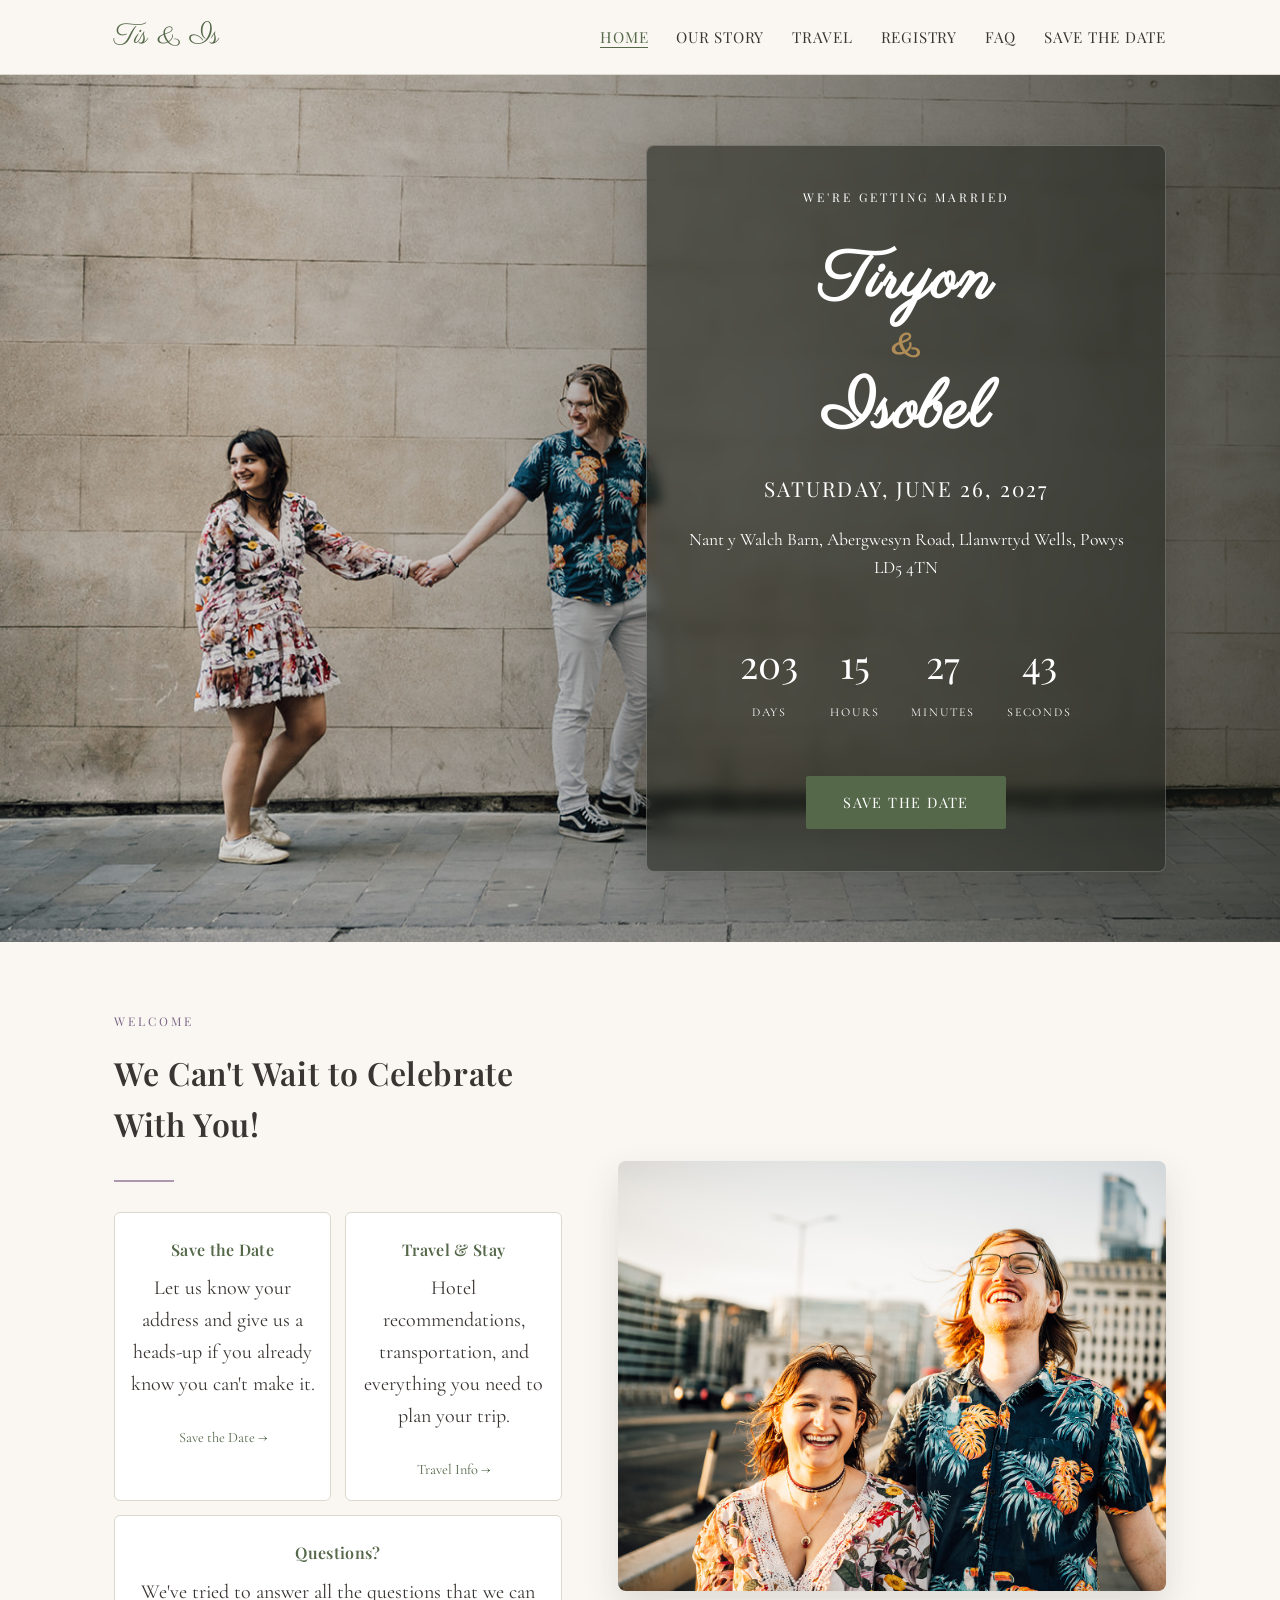
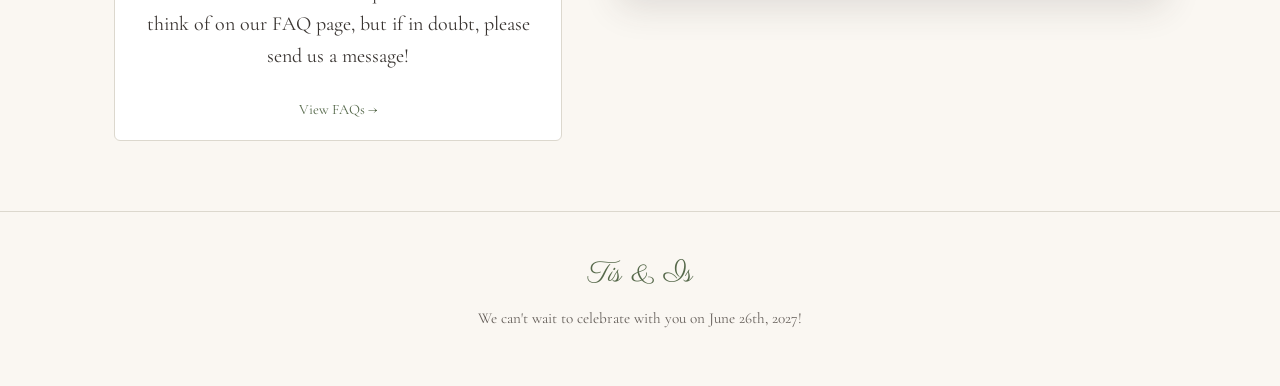
<file: index.html>
<!DOCTYPE html>
<html lang="en">
<head>
  <meta charset="UTF-8">
  <meta name="viewport" content="width=device-width, initial-scale=1.0">
  <title>Tiryon &amp; Isobel Are Getting Married</title>
  <meta name="description" content="Join us to celebrate the wedding of Tiryon and Isobel.">
  <link rel="preconnect" href="https://fonts.googleapis.com">
  <link href="https://fonts.googleapis.com/css2?family=Parisienne&family=Playfair+Display:wght@500;600;700&family=Cormorant+Garamond:wght@400;500;600&display=swap" rel="stylesheet">
  <link rel="stylesheet" href="css/style.css">
  <link rel="icon" type="image/svg+xml" href="favicon.svg">
  <link rel="stylesheet" href="css/home.css">
</head>
<body>

  <header class="site-header">
    <div class="container">
      <a href="index.html" class="site-title">Tis &amp; Is</a>
      <button class="nav-toggle" aria-label="Open navigation" aria-expanded="false" aria-controls="site-navigation">
        <span class="nav-toggle-icon" aria-hidden="true"></span>
      </button>
      <nav class="main-nav" id="site-navigation">
        <ul>
          <li><a href="index.html" class="active">Home</a></li>
          <li><a href="our-story.html">Our Story</a></li>
          <li class="has-submenu">
            <a href="travel.html">Travel</a>
            <ul class="submenu">
              <li><a href="carpool.html">Carpool</a></li>
            </ul>
          </li>
          <li><a href="registry.html">Registry</a></li>
          <li><a href="faq.html">FAQ</a></li>
          <li><a href="save-the-date.html">Save the Date</a></li>
        </ul>
      </nav>
    </div>
  </header>

  <section class="hero">
    <div class="container">
      <span class="eyebrow">We're Getting Married</span>
      <h1 class="site-title-large">
        Tiryon
        <span class="ampersand">&amp;</span>
        Isobel
      </h1>
      <p class="date">Saturday, June 26, 2027</p>
      <p class="location">
        <a href="https://share.google/QnurDPIF2PPvrLOTd" target="_blank" rel="noopener">
          Nant y Walch Barn, Abergwesyn Road, Llanwrtyd Wells, Powys LD5 4TN
        </a>
      </p>

      <div id="countdown" class="countdown"></div>

      <a href="save-the-date.html" class="btn btn-primary">Save the Date</a>
    </div>
  </section>

  <section class="section">
    <div class="container welcome-grid">
      <div class="welcome-copy">
        <span class="eyebrow">Welcome</span>
        <h2>We Can't Wait to Celebrate With You!</h2>
        <hr class="divider divider-left">
        <div class="card-grid compact">
          <div class="card">
            <h3>Save the Date</h3>
            <p>Let us know your address and give us a heads-up if you already know you can't make it.</p>
            <a href="save-the-date.html">Save the Date &rarr;</a>
          </div>
          <div class="card">
            <h3>Travel &amp; Stay</h3>
            <p>Hotel recommendations, transportation, and everything you need to plan your trip.</p>
            <a href="travel.html">Travel Info &rarr;</a>
          </div>
          <div class="card" style="grid-column: 1 / -1;">
            <h3>Questions?</h3>
            <p>We've tried to answer all the questions that we can think of on our FAQ page, but if in doubt, please send us a message!</p>
            <a href="faq.html">View FAQs &rarr;</a>
          </div>
        </div>
      </div>
      <figure class="editorial-photo welcome-photo">
        <img src="Images/London/WalkingandLaughing.jpg" alt="Tiryon and Isobel laughing together in London" loading="lazy">
      </figure>
    </div>
  </section>

  <footer class="site-footer">
    <span class="site-title">Tis &amp; Is</span>
    <p>We can't wait to celebrate with you on June 26th, 2027!</p>
  </footer>

  <script src="js/main.js"></script>
</body>
</html>
</file>
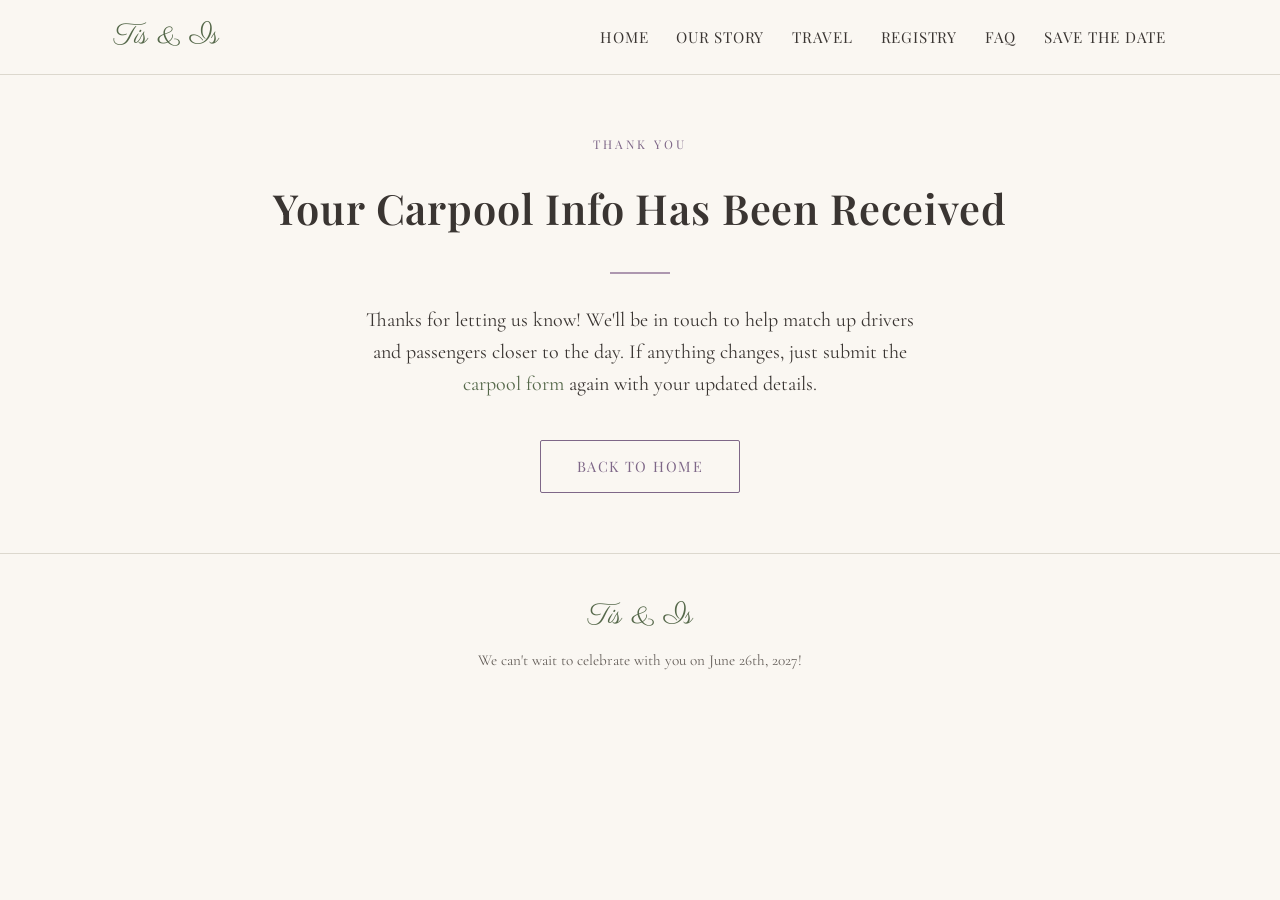
<file: carpool-success.html>
<!DOCTYPE html>
<html lang="en">
<head>
  <meta charset="UTF-8">
  <meta name="viewport" content="width=device-width, initial-scale=1.0">
  <title>Thank You | Tiryon &amp; Isobel</title>
  <link rel="preconnect" href="https://fonts.googleapis.com">
  <link href="https://fonts.googleapis.com/css2?family=Parisienne&family=Playfair+Display:wght@500;600;700&family=Cormorant+Garamond:wght@400;500;600&display=swap" rel="stylesheet">
  <link rel="stylesheet" href="css/style.css">
  <link rel="icon" type="image/svg+xml" href="favicon.svg">
</head>
<body>

  <header class="site-header">
    <div class="container">
      <a href="index.html" class="site-title">Tis &amp; Is</a>
      <button class="nav-toggle" aria-label="Open navigation" aria-expanded="false" aria-controls="site-navigation">
        <span class="nav-toggle-icon" aria-hidden="true"></span>
      </button>
      <nav class="main-nav" id="site-navigation">
        <ul>
          <li><a href="index.html">Home</a></li>
          <li><a href="our-story.html">Our Story</a></li>
          <li class="has-submenu">
            <a href="travel.html">Travel</a>
            <ul class="submenu">
              <li><a href="carpool.html">Carpool</a></li>
            </ul>
          </li>
          <li><a href="registry.html">Registry</a></li>
          <li><a href="faq.html">FAQ</a></li>
          <li><a href="save-the-date.html">Save the Date</a></li>
        </ul>
      </nav>
    </div>
  </header>

  <section class="form-success">
    <div class="container">
      <span class="eyebrow">Thank You</span>
      <h1>Your Carpool Info Has Been Received</h1>
      <hr class="divider">
      <p style="max-width: 560px; margin: 0.5em auto 2em;">
        Thanks for letting us know! We'll be in touch to help match up drivers
        and passengers closer to the day. If anything changes, just submit the
        <a href="carpool.html">carpool form</a> again with your updated details.
      </p>
      <a href="index.html" class="btn">Back to Home</a>
    </div>
  </section>

  <footer class="site-footer">
    <span class="site-title">Tis &amp; Is</span>
    <p>We can't wait to celebrate with you on June 26th, 2027!</p>
  </footer>

  <script src="js/main.js"></script>
</body>
</html>
</file>
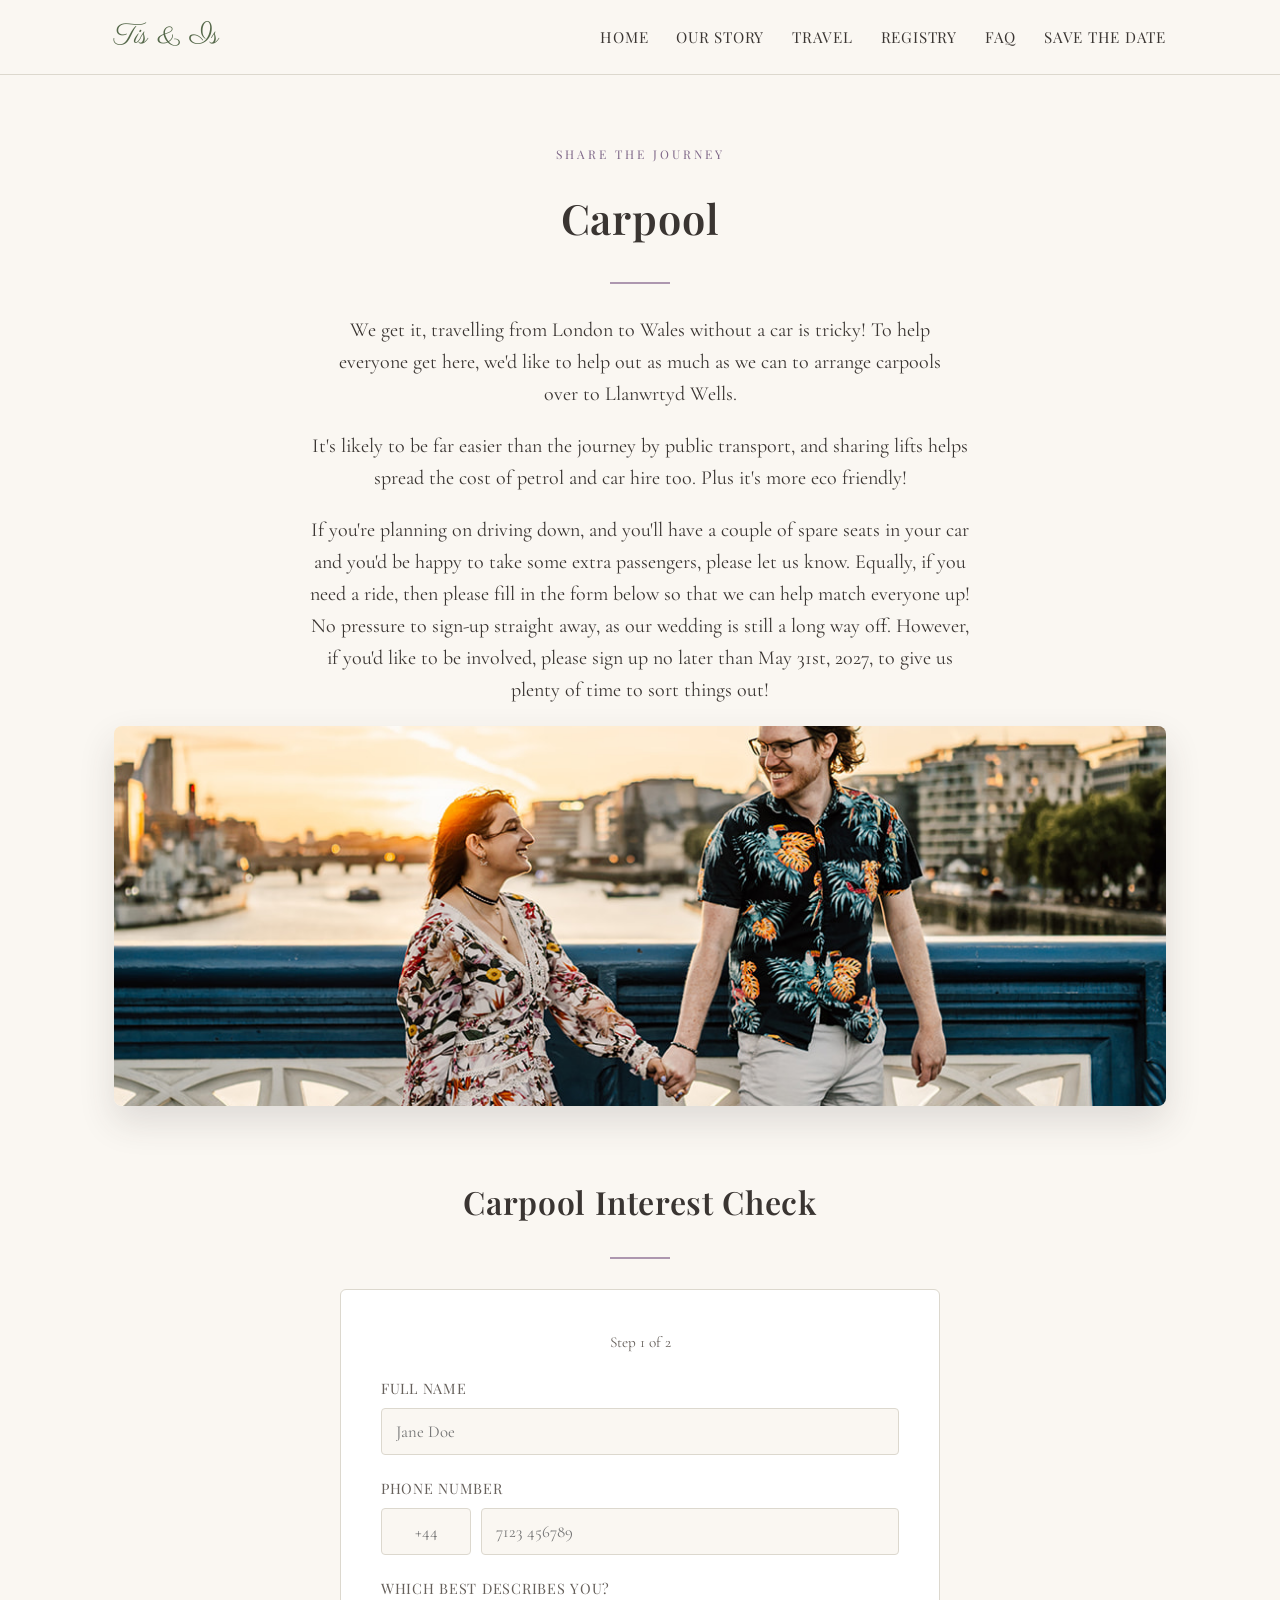
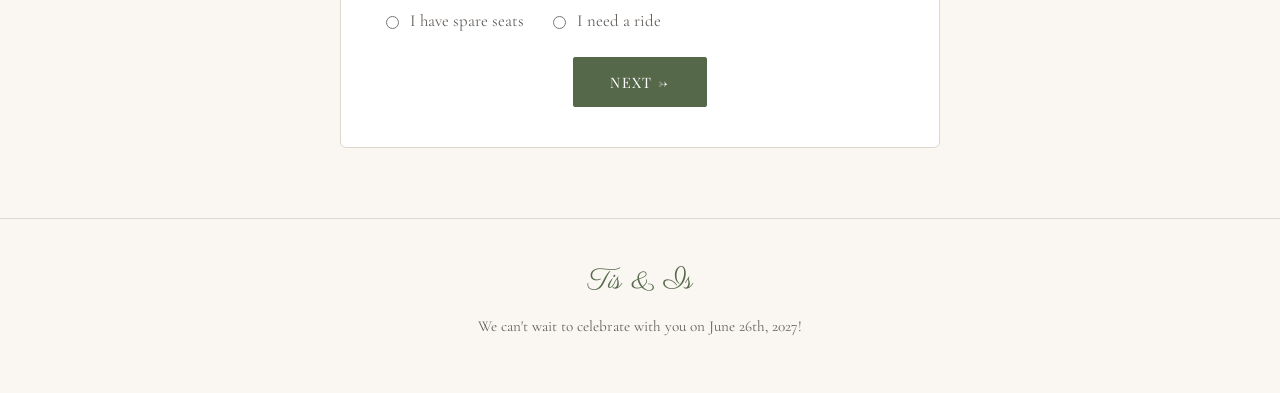
<file: carpool.html>
<!DOCTYPE html>
<html lang="en">
<head>
  <meta charset="UTF-8">
  <meta name="viewport" content="width=device-width, initial-scale=1.0">
  <title>Carpool | Tiryon &amp; Isobel</title>
  <link rel="preconnect" href="https://fonts.googleapis.com">
  <link href="https://fonts.googleapis.com/css2?family=Parisienne&family=Playfair+Display:wght@500;600;700&family=Cormorant+Garamond:wght@400;500;600&display=swap" rel="stylesheet">
  <link rel="stylesheet" href="css/style.css">
  <link rel="icon" type="image/svg+xml" href="favicon.svg">
</head>
<body>

  <header class="site-header">
    <div class="container">
      <a href="index.html" class="site-title">Tis &amp; Is</a>
      <button class="nav-toggle" aria-label="Open navigation" aria-expanded="false" aria-controls="site-navigation">
        <span class="nav-toggle-icon" aria-hidden="true"></span>
      </button>
      <nav class="main-nav" id="site-navigation">
        <ul>
          <li><a href="index.html">Home</a></li>
          <li><a href="our-story.html">Our Story</a></li>
          <li class="has-submenu">
            <a href="travel.html">Travel</a>
            <ul class="submenu">
              <li><a href="carpool.html" class="active">Carpool</a></li>
            </ul>
          </li>
          <li><a href="registry.html">Registry</a></li>
          <li><a href="faq.html">FAQ</a></li>
          <li><a href="save-the-date.html">Save the Date</a></li>
        </ul>
      </nav>
    </div>
  </header>

  <section class="section text-center" style="padding-bottom: 0;">
    <div class="container">
      <span class="eyebrow">Share the Journey</span>
      <h1>Carpool</h1>
      <hr class="divider">
      <p style="max-width: 640px; margin: 0.5em auto 1em;">
        We get it, travelling from London to Wales without a car is tricky!
        To help everyone get here, we'd like to help out as much as we can to
        arrange carpools over to Llanwrtyd Wells.
      </p>
    </div>
  </section>

  <section class="section" style="padding-top:0; padding-bottom:0;">
    <div class="container" style="max-width: 720px;">
      <p class="text-center">
        It's likely to be far easier than the journey by public transport, and
        sharing lifts helps spread the cost of petrol and car hire too. Plus
        it's more eco friendly!
      </p>
      <p class="text-center">
        If you're planning on driving down, and you'll have a couple of spare
        seats in your car and you'd be happy to take some extra passengers,
        please let us know. Equally, if you need a ride, then please fill in
        the form below so that we can help match everyone up! No pressure to
        sign-up straight away, as our wedding is still a long way off.
        However, if you'd like to be involved, please sign up no later than
        May 31st, 2027, to give us plenty of time to sort things out!
      </p>
    </div>
  </section>

  <figure class="editorial-photo editorial-photo-banner carpool-photo">
    <img src="Images/London/OnLondonBridgeWalking.jpg" alt="Tiryon and Isobel walking together across Tower Bridge" loading="lazy">
  </figure>

  <section class="section" style="padding-top:0;">
    <div class="container">

      <h2 class="text-center">Carpool Interest Check</h2>
      <hr class="divider">

      <!--
        NETLIFY FORMS SETUP -- see rsvp.html for full notes on how this works.
        action="/carpool-success.html" sends guests to a thank-you page after submitting.
      -->
      <form
        name="carpool"
        method="POST"
        action="/carpool-success.html"
        data-netlify="true"
        netlify-honeypot="bot-field"
        class="rsvp-form"
        id="carpool-form"
      >
        <input type="hidden" name="form-name" value="carpool">
        <p class="hidden-field">
          <label>Don't fill this out if you're human: <input name="bot-field"></label>
        </p>

        <div id="carpool-step-1">
          <p class="form-note" style="margin-top: 0; margin-bottom: 1.5em;">Step 1 of 2</p>

          <div class="form-group">
            <label for="carpool_name">Full Name</label>
            <input type="text" id="carpool_name" name="name" placeholder="Jane Doe" required>
          </div>

          <div class="form-group">
            <label for="carpool_phone">Phone Number</label>
            <div class="phone-row">
              <input type="text" id="carpool_phone_code" name="phone_code" placeholder="+44" required>
              <input type="tel" id="carpool_phone" name="phone" placeholder="7123 456789" required>
            </div>
          </div>

          <div class="form-group">
            <label>Which best describes you?</label>
            <div class="radio-group">
              <label><input type="radio" name="carpool_role" value="offering" required> I have spare seats</label>
              <label><input type="radio" name="carpool_role" value="needing"> I need a ride</label>
            </div>
          </div>

          <div class="text-center">
            <button type="button" id="carpool-next" class="btn btn-primary">Next &rarr;</button>
          </div>
        </div>

        <div id="carpool-step-2" style="display: none;">
          <p class="form-note" style="margin-top: 0; margin-bottom: 1.5em;">Step 2 of 2</p>

          <div class="form-group">
            <label for="carpool_area">Where will you be travelling from?</label>
            <input type="text" id="carpool_area" name="departure_area" placeholder="e.g. London, or a specific postcode">
          </div>

          <div id="offering-details" class="form-group">
            <label for="spare_seats">How many spare seats do you have?</label>
            <input type="number" id="spare_seats" name="spare_seats" min="1" max="6">
          </div>

          <div id="needing-details" class="form-group">
            <label for="passengers">How many people need a ride?</label>
            <input type="number" id="passengers" name="passengers" min="1" max="6">
          </div>

          <div class="form-group">
            <label for="carpool_notes">Anything else that would help us match you up?</label>
            <textarea id="carpool_notes" name="notes" placeholder="e.g. flexible timing, preferred pickup point"></textarea>
          </div>

          <div class="text-center">
            <button type="button" id="carpool-back" class="btn" style="margin-right: 12px;">&larr; Back</button>
            <button type="submit" class="btn btn-primary">Send</button>
          </div>
        </div>
      </form>

    </div>
  </section>

  <footer class="site-footer">
    <span class="site-title">Tis &amp; Is</span>
    <p>We can't wait to celebrate with you on June 26th, 2027!</p>
  </footer>

  <script src="js/main.js"></script>
</body>
</html>
</file>
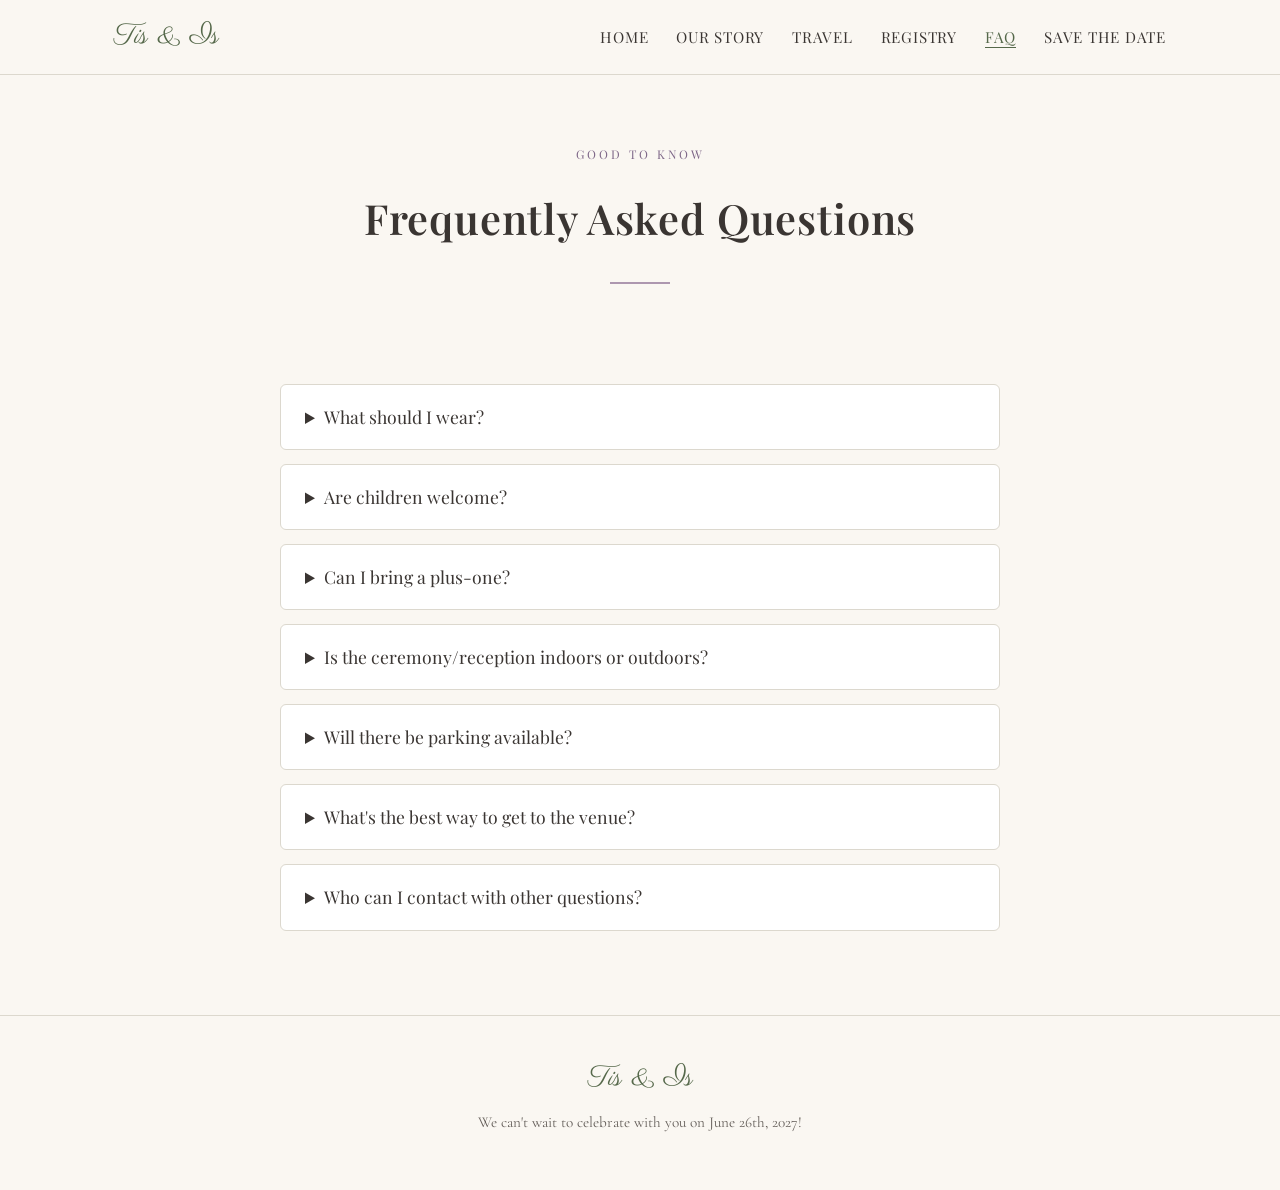
<file: faq.html>
<!DOCTYPE html>
<html lang="en">
<head>
  <meta charset="UTF-8">
  <meta name="viewport" content="width=device-width, initial-scale=1.0">
  <title>FAQ | Tiryon &amp; Isobel</title>
  <link rel="preconnect" href="https://fonts.googleapis.com">
  <link href="https://fonts.googleapis.com/css2?family=Parisienne&family=Playfair+Display:wght@500;600;700&family=Cormorant+Garamond:wght@400;500;600&display=swap" rel="stylesheet">
  <link rel="stylesheet" href="css/style.css">
  <link rel="icon" type="image/svg+xml" href="favicon.svg">
</head>
<body>

  <header class="site-header">
    <div class="container">
      <a href="index.html" class="site-title">Tis &amp; Is</a>
      <button class="nav-toggle" aria-label="Open navigation" aria-expanded="false" aria-controls="site-navigation">
        <span class="nav-toggle-icon" aria-hidden="true"></span>
      </button>
      <nav class="main-nav" id="site-navigation">
        <ul>
          <li><a href="index.html">Home</a></li>
          <li><a href="our-story.html">Our Story</a></li>
          <li class="has-submenu">
            <a href="travel.html">Travel</a>
            <ul class="submenu">
              <li><a href="carpool.html">Carpool</a></li>
            </ul>
          </li>
          <li><a href="registry.html">Registry</a></li>
          <li><a href="faq.html" class="active">FAQ</a></li>
          <li><a href="save-the-date.html">Save the Date</a></li>
        </ul>
      </nav>
    </div>
  </header>

  <section class="section text-center">
    <div class="container">
      <span class="eyebrow">Good to Know</span>
      <h1>Frequently Asked Questions</h1>
      <hr class="divider">
    </div>
  </section>

  <section class="section" style="padding-top:0;">
    <div class="container faq-list">

      <details>
        <summary>What should I wear?</summary>
        <p>
          The dress code is relaxed, with smart or smart-casual clothing encouraged.
          The ceremony will be outdoors in a country setting, so please choose
          footwear that is comfortable on grass. The ceremony and reception are at
          the same venue, so you will not need walking shoes. Black tie is not
          expected, but please leave trainers and jeans at home.
        </p>
      </details>

      <details>
        <summary>Are children welcome?</summary>
        <p>Regrettably, due to number restrictions, we will not be able to accommodate any children other than babes-in-arms.</p>
      </details>

      <details>
        <summary>Can I bring a plus-one?</summary>
        <p>
          Our venue has a limited capacity, so invitations are for named guests
          only. Thank you for your understanding. If you think you've been left
          out, please get in touch and we'll do our best to help!
        </p>
      </details>

      <details>
        <summary>Is the ceremony/reception indoors or outdoors?</summary>
        <p>
          The ceremony will be held outdoors. The venue is well prepared for
          rain, and so if it does rain, we will be in a covered area in the
          venue's courtyard.
        </p>
        <p>The reception will be held indoors.</p>
      </details>

      <details>
        <summary>Will there be parking available?</summary>
        <p>
          There is parking available at the venue, but it is fairly limited.
          When you return your RSVP, please let us know if you will need a
          parking spot so that we can arrange overflow parking if necessary.
        </p>
      </details>

      <details>
        <summary>What's the best way to get to the venue?</summary>
        <p>Driving is the easiest way to reach the venue.</p>
        <address class="venue-address">
          <a href="https://share.google/QnurDPIF2PPvrLOTd" target="_blank" rel="noopener">
            <strong>Nant y Walch Barn</strong><br>
            Abergwesyn Road<br>
            Llanwrtyd Wells<br>
            Powys LD5 4TN
          </a>
        </address>
        <p>
          We will do our best to arrange carpools for anyone who needs a lift.
          Please visit our <a href="travel.html">Travel &amp; Transportation page</a>
          for carpool information and further travel details.
        </p>
      </details>

      <details>
        <summary>Who can I contact with other questions?</summary>
        <p>Please feel free to contact either of us if you have any other questions.</p>
        <p>
          <strong>Tiryon</strong><br>
          Email: <a href="mailto:tiryon.w@gmail.com">tiryon.w@gmail.com</a><br>
          Phone: <a href="tel:+447570855336">+44 7570 855336</a>
        </p>
        <p>
          <strong>Isobel</strong><br>
          Email: <a href="mailto:isobelp7@gmail.com">isobelp7@gmail.com</a><br>
          Phone: <a href="tel:+447492569961">+44 7492 569961</a>
        </p>
      </details>

    </div>
  </section>

  <footer class="site-footer">
    <span class="site-title">Tis &amp; Is</span>
    <p>We can't wait to celebrate with you on June 26th, 2027!</p>
  </footer>

  <script src="js/main.js"></script>
</body>
</html>
</file>
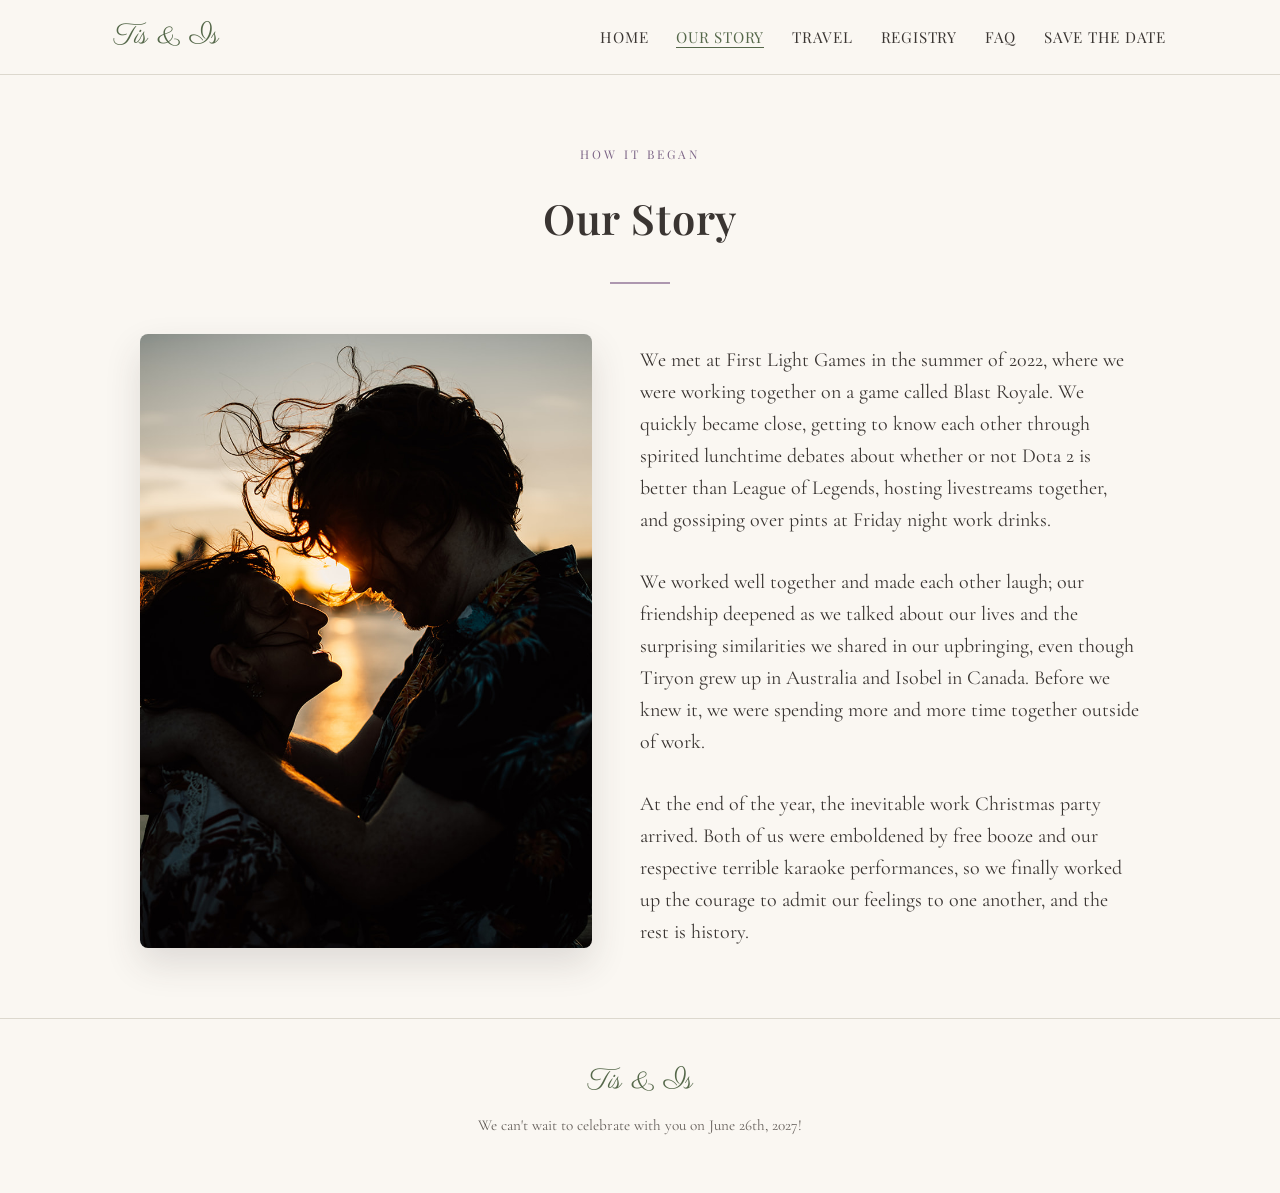
<file: our-story.html>
<!DOCTYPE html>
<html lang="en">
<head>
  <meta charset="UTF-8">
  <meta name="viewport" content="width=device-width, initial-scale=1.0">
  <title>Our Story | Tiryon &amp; Isobel</title>
  <link rel="preconnect" href="https://fonts.googleapis.com">
  <link href="https://fonts.googleapis.com/css2?family=Parisienne&family=Playfair+Display:wght@500;600;700&family=Cormorant+Garamond:wght@400;500;600&display=swap" rel="stylesheet">
  <link rel="stylesheet" href="css/style.css">
  <link rel="icon" type="image/svg+xml" href="favicon.svg">
</head>
<body>

  <header class="site-header">
    <div class="container">
      <a href="index.html" class="site-title">Tis &amp; Is</a>
      <button class="nav-toggle" aria-label="Open navigation" aria-expanded="false" aria-controls="site-navigation">
        <span class="nav-toggle-icon" aria-hidden="true"></span>
      </button>
      <nav class="main-nav" id="site-navigation">
        <ul>
          <li><a href="index.html">Home</a></li>
          <li><a href="our-story.html" class="active">Our Story</a></li>
          <li class="has-submenu">
            <a href="travel.html">Travel</a>
            <ul class="submenu">
              <li><a href="carpool.html">Carpool</a></li>
            </ul>
          </li>
          <li><a href="registry.html">Registry</a></li>
          <li><a href="faq.html">FAQ</a></li>
          <li><a href="save-the-date.html">Save the Date</a></li>
        </ul>
      </nav>
    </div>
  </header>

  <section class="section">
    <div class="container">
      <div class="text-center">
        <span class="eyebrow">How It Began</span>
        <h1>Our Story</h1>
        <hr class="divider">
      </div>

      <div class="story-layout">
        <figure class="editorial-photo story-photo">
          <img src="Images/London/DarkSunsetAtEachOther.jpg" alt="Tiryon and Isobel together at sunset" loading="lazy">
        </figure>
        <div class="story-copy">
          <p>
            We met at First Light Games in the summer of 2022, where we were working together on a game called Blast Royale. We quickly became close, getting to know each other through spirited lunchtime debates about whether or not Dota 2 is better than League of Legends, hosting livestreams together, and gossiping over pints at Friday night work drinks.
          </p>
          <p>
            We worked well together and made each other laugh; our friendship deepened as we talked about our lives and the surprising similarities we shared in our upbringing, even though Tiryon grew up in Australia and Isobel in Canada. Before we knew it, we were spending more and more time together outside of work.
          </p>
          <p>
            At the end of the year, the inevitable work Christmas party arrived. Both of us were emboldened by free booze and our respective terrible karaoke performances, so we finally worked up the courage to admit our feelings to one another, and the rest is history.
          </p>
        </div>
      </div>
    </div>
  </section>

  <footer class="site-footer">
    <span class="site-title">Tis &amp; Is</span>
    <p>We can't wait to celebrate with you on June 26th, 2027!</p>
  </footer>

  <script src="js/main.js"></script>
</body>
</html>
</file>
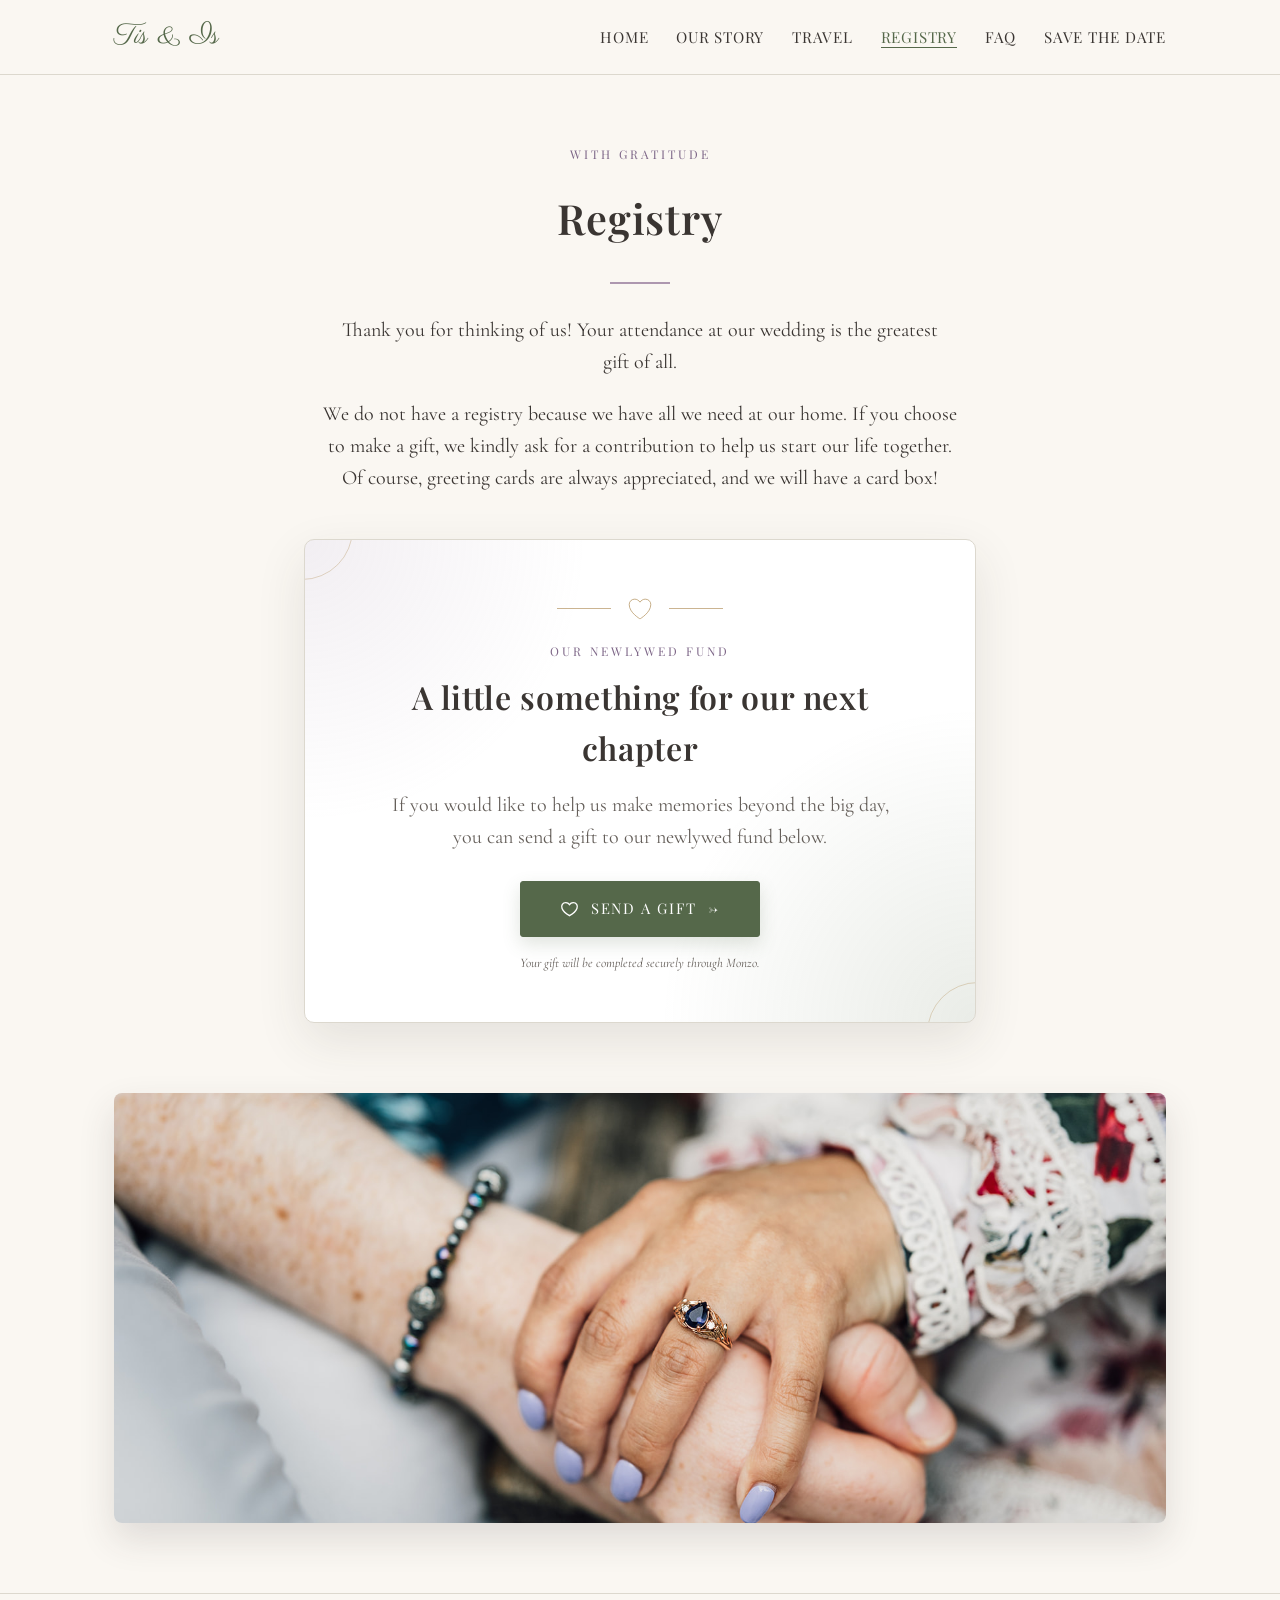
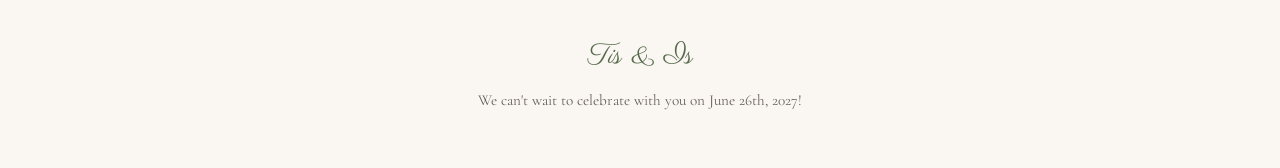
<file: registry.html>
<!DOCTYPE html>
<html lang="en">
<head>
  <meta charset="UTF-8">
  <meta name="viewport" content="width=device-width, initial-scale=1.0">
  <title>Registry | Tiryon &amp; Isobel</title>
  <link rel="preconnect" href="https://fonts.googleapis.com">
  <link href="https://fonts.googleapis.com/css2?family=Parisienne&family=Playfair+Display:wght@500;600;700&family=Cormorant+Garamond:wght@400;500;600&display=swap" rel="stylesheet">
  <link rel="stylesheet" href="css/style.css">
  <link rel="icon" type="image/svg+xml" href="favicon.svg">
</head>
<body>

  <header class="site-header">
    <div class="container">
      <a href="index.html" class="site-title">Tis &amp; Is</a>
      <button class="nav-toggle" aria-label="Open navigation" aria-expanded="false" aria-controls="site-navigation">
        <span class="nav-toggle-icon" aria-hidden="true"></span>
      </button>
      <nav class="main-nav" id="site-navigation">
        <ul>
          <li><a href="index.html">Home</a></li>
          <li><a href="our-story.html">Our Story</a></li>
          <li class="has-submenu">
            <a href="travel.html">Travel</a>
            <ul class="submenu">
              <li><a href="carpool.html">Carpool</a></li>
            </ul>
          </li>
          <li><a href="registry.html" class="active">Registry</a></li>
          <li><a href="faq.html">FAQ</a></li>
          <li><a href="save-the-date.html">Save the Date</a></li>
        </ul>
      </nav>
    </div>
  </header>

  <section class="section text-center" style="padding-bottom: 0;">
    <div class="container">
      <span class="eyebrow">With Gratitude</span>
      <h1>Registry</h1>
      <hr class="divider">
      <p style="max-width: 600px; margin: 0.5em auto 1em;">
        Thank you for thinking of us! Your attendance at our wedding is the
        greatest gift of all.
      </p>
    </div>
  </section>

  <section class="section" style="padding-top:0;">
    <div class="container registry-container">
      <p class="text-center registry-intro">
        We do not have a registry because we have all we need at our home.
        If you choose to make a gift, we kindly ask for a contribution to
        help us start our life together. Of course, greeting cards are
        always appreciated, and we will have a card box!
      </p>

      <div class="gift-card">
        <div class="gift-card-flourish" aria-hidden="true">
          <span></span>
          <svg viewBox="0 0 64 64" role="img">
            <path d="M32 53S9 40 9 22.5C9 15.6 14.3 11 20.8 11c4.4 0 8.6 2.5 11.2 6.4C34.6 13.5 38.8 11 43.2 11 49.7 11 55 15.6 55 22.5 55 40 32 53 32 53Z"/>
          </svg>
          <span></span>
        </div>
        <span class="eyebrow">Our Newlywed Fund</span>
        <h2>A little something for our next chapter</h2>
        <p>
          If you would like to help us make memories beyond the big day,
          you can send a gift to our newlywed fund below.
        </p>
        <a
          class="gift-button"
          href="https://monzo.me/tiryonwilliams"
          target="_blank"
          rel="noopener noreferrer"
          aria-label="Give to Tiryon and Isobel's newlywed fund through Monzo (opens secure payment in a new tab)"
        >
          <svg viewBox="0 0 24 24" aria-hidden="true">
            <path d="M12 21s-7.5-4.3-9.4-9.1C1.1 8 3.4 4.5 7.3 4.5c2 0 3.7 1 4.7 2.5 1-1.5 2.7-2.5 4.7-2.5 3.9 0 6.2 3.5 4.7 7.4C19.5 16.7 12 21 12 21Z"/>
          </svg>
          Send a gift
          <span aria-hidden="true">&rarr;</span>
        </a>
        <p class="gift-card-note">
          Your gift will be completed securely through Monzo.
        </p>
      </div>
    </div>
  </section>

  <figure class="editorial-photo editorial-photo-wide ring-photo">
    <img src="Images/London/Ringshot.jpg" alt="Isobel's engagement ring as Tiryon and Isobel hold hands" loading="lazy">
  </figure>

  <footer class="site-footer">
    <span class="site-title">Tis &amp; Is</span>
    <p>We can't wait to celebrate with you on June 26th, 2027!</p>
  </footer>

  <script src="js/main.js"></script>
</body>
</html>
</file>
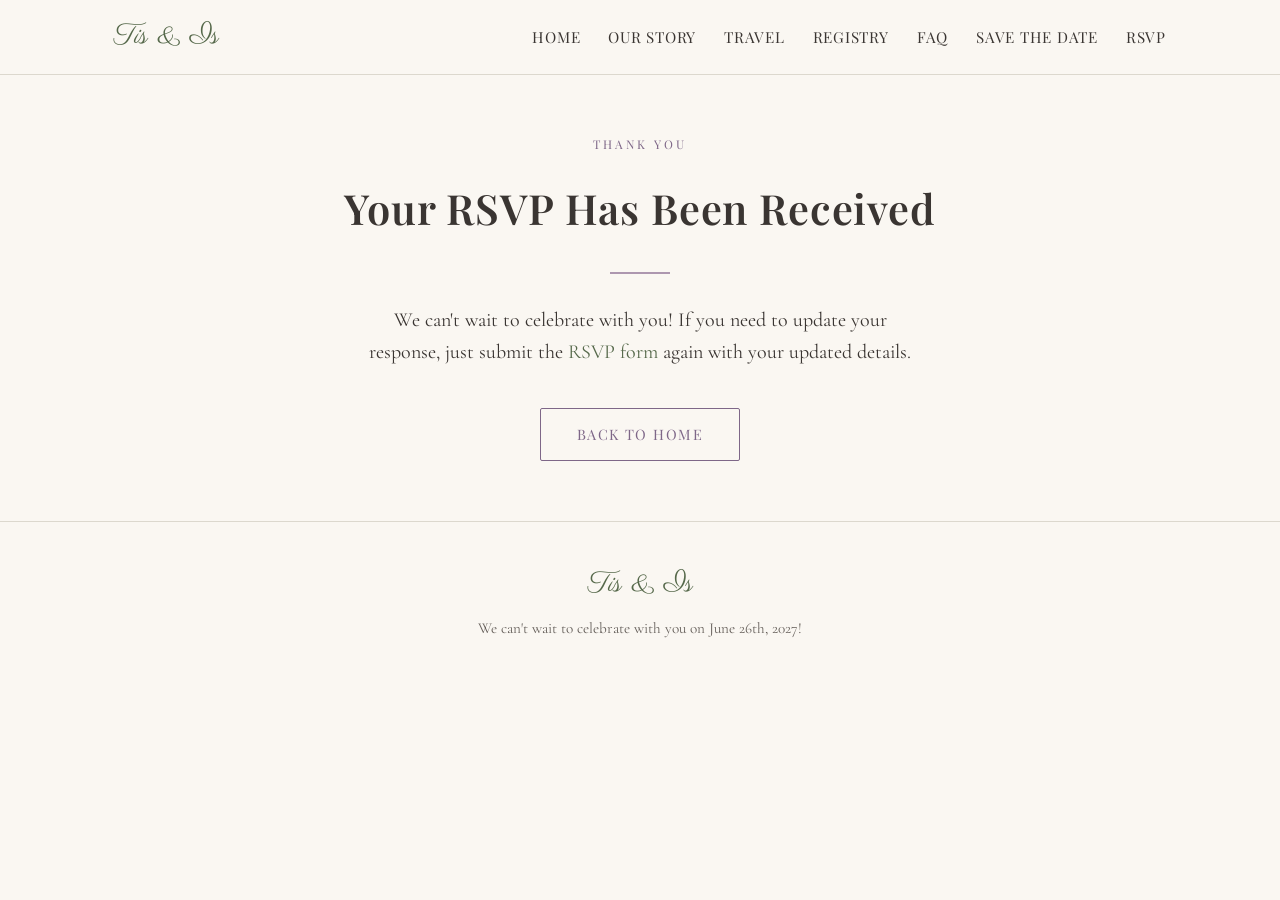
<file: rsvp-success.html>
<!DOCTYPE html>
<html lang="en">
<head>
  <meta charset="UTF-8">
  <meta name="viewport" content="width=device-width, initial-scale=1.0">
  <title>Thank You | Tiryon &amp; Isobel</title>
  <link rel="preconnect" href="https://fonts.googleapis.com">
  <link href="https://fonts.googleapis.com/css2?family=Parisienne&family=Playfair+Display:wght@500;600;700&family=Cormorant+Garamond:wght@400;500;600&display=swap" rel="stylesheet">
  <link rel="stylesheet" href="css/style.css">
  <link rel="icon" type="image/svg+xml" href="favicon.svg">
</head>
<body>

  <header class="site-header">
    <div class="container">
      <a href="index.html" class="site-title">Tis &amp; Is</a>
      <button class="nav-toggle" aria-label="Open navigation" aria-expanded="false" aria-controls="site-navigation">
        <span class="nav-toggle-icon" aria-hidden="true"></span>
      </button>
      <nav class="main-nav" id="site-navigation">
        <ul>
          <li><a href="index.html">Home</a></li>
          <li><a href="our-story.html">Our Story</a></li>
          <li class="has-submenu">
            <a href="travel.html">Travel</a>
            <ul class="submenu">
              <li><a href="carpool.html">Carpool</a></li>
            </ul>
          </li>
          <li><a href="registry.html">Registry</a></li>
          <li><a href="faq.html">FAQ</a></li>
          <li><a href="save-the-date.html">Save the Date</a></li>
          <li><a href="rsvp.html">RSVP</a></li>
        </ul>
      </nav>
    </div>
  </header>

  <section class="form-success">
    <div class="container">
      <span class="eyebrow">Thank You</span>
      <h1>Your RSVP Has Been Received</h1>
      <hr class="divider">
      <p style="max-width: 560px; margin: 0.5em auto 2em;">
        We can't wait to celebrate with you! If you need to update your response,
        just submit the <a href="rsvp.html">RSVP form</a> again with your updated details.
      </p>
      <a href="index.html" class="btn">Back to Home</a>
    </div>
  </section>

  <footer class="site-footer">
    <span class="site-title">Tis &amp; Is</span>
    <p>We can't wait to celebrate with you on June 26th, 2027!</p>
  </footer>

  <script src="js/main.js"></script>
</body>
</html>
</file>
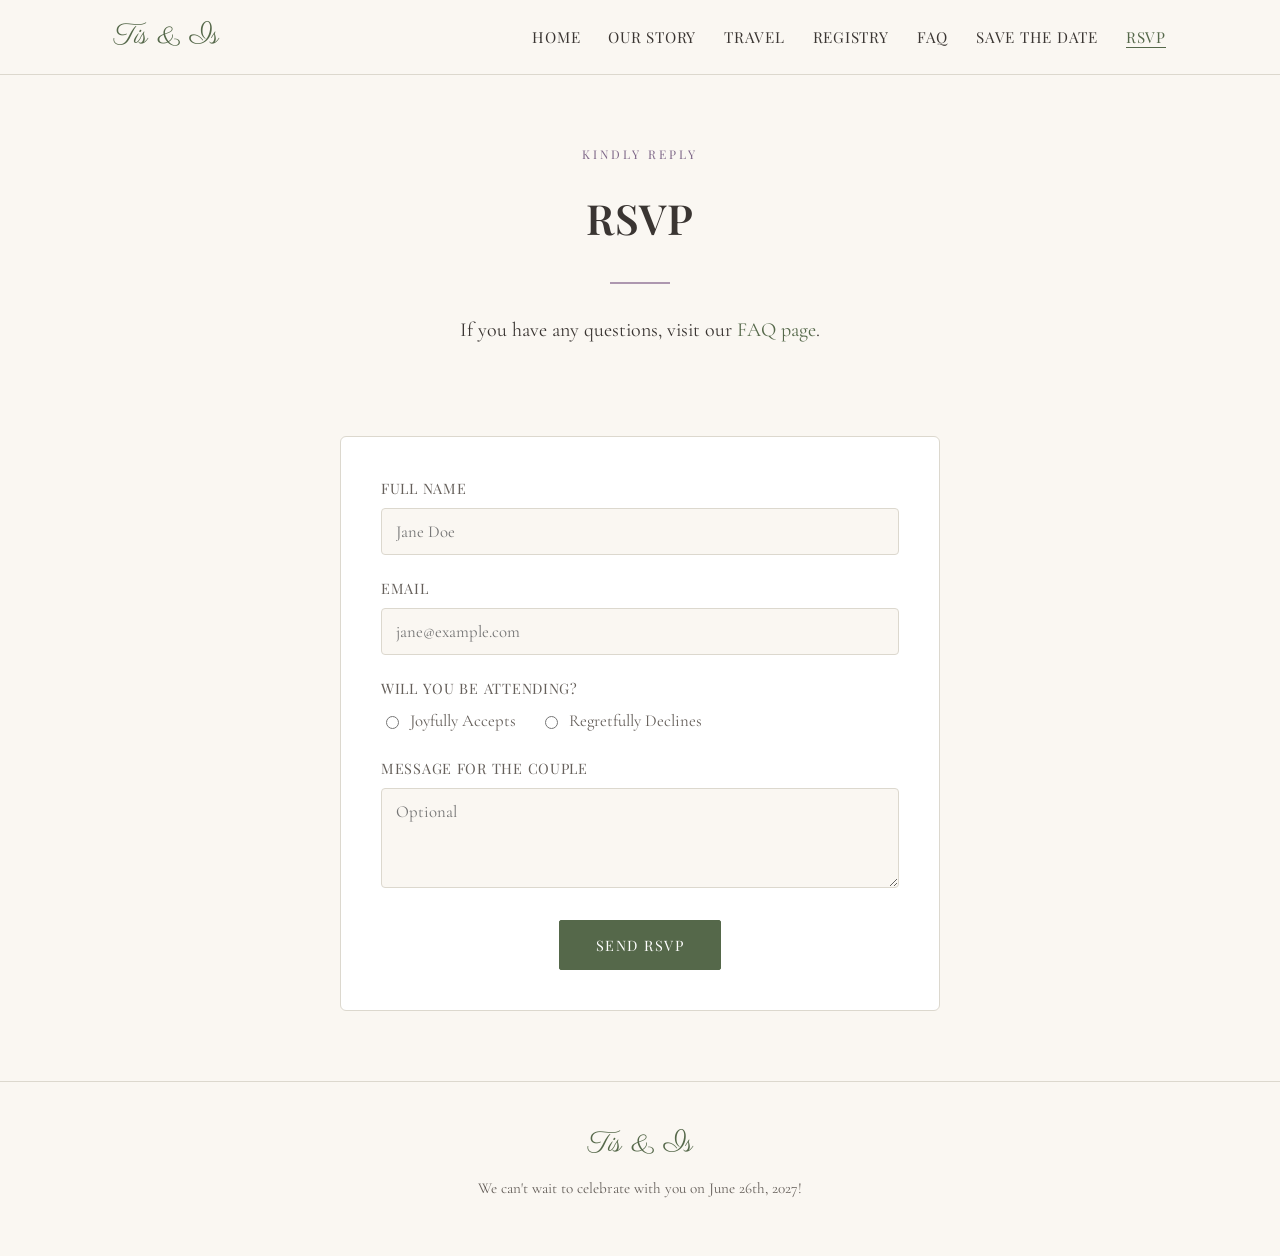
<file: rsvp.html>
<!DOCTYPE html>
<html lang="en">
<head>
  <meta charset="UTF-8">
  <meta name="viewport" content="width=device-width, initial-scale=1.0">
  <title>RSVP | Tiryon &amp; Isobel</title>
  <link rel="preconnect" href="https://fonts.googleapis.com">
  <link href="https://fonts.googleapis.com/css2?family=Parisienne&family=Playfair+Display:wght@500;600;700&family=Cormorant+Garamond:wght@400;500;600&display=swap" rel="stylesheet">
  <link rel="stylesheet" href="css/style.css">
  <link rel="icon" type="image/svg+xml" href="favicon.svg">
</head>
<body>

  <header class="site-header">
    <div class="container">
      <a href="index.html" class="site-title">Tis &amp; Is</a>
      <button class="nav-toggle" aria-label="Open navigation" aria-expanded="false" aria-controls="site-navigation">
        <span class="nav-toggle-icon" aria-hidden="true"></span>
      </button>
      <nav class="main-nav" id="site-navigation">
        <ul>
          <li><a href="index.html">Home</a></li>
          <li><a href="our-story.html">Our Story</a></li>
          <li class="has-submenu">
            <a href="travel.html">Travel</a>
            <ul class="submenu">
              <li><a href="carpool.html">Carpool</a></li>
            </ul>
          </li>
          <li><a href="registry.html">Registry</a></li>
          <li><a href="faq.html">FAQ</a></li>
          <li><a href="save-the-date.html">Save the Date</a></li>
          <li><a href="rsvp.html" class="active">RSVP</a></li>
        </ul>
      </nav>
    </div>
  </header>

  <section class="section text-center">
    <div class="container">
      <span class="eyebrow">Kindly Reply</span>
      <h1>RSVP</h1>
      <hr class="divider">
      <p style="max-width: 600px; margin: 0.5em auto 1em;">
        If you have any questions, visit our <a href="faq.html">FAQ page</a>.
      </p>
    </div>
  </section>

  <section class="section" style="padding-top:0;">
    <div class="container">

      <!--
        NETLIFY FORMS SETUP
        - data-netlify="true" tells Netlify to detect and capture this form at deploy time.
        - name="rsvp" is the form's identifier; submissions are grouped under this name
          in your Netlify dashboard (Site settings > Forms).
        - The hidden "form-name" input is required so Netlify's bot can match the
          submission to this form.
        - netlify-honeypot + the visually hidden "bot-field" input is spam protection:
          real visitors never see or fill it in; bots that auto-fill every field will,
          and Netlify silently discards those submissions.
        - action="/rsvp-success.html" sends guests to a thank-you page after submitting.
      -->
      <form
        name="rsvp"
        method="POST"
        action="/rsvp-success.html"
        data-netlify="true"
        netlify-honeypot="bot-field"
        class="rsvp-form"
      >
        <input type="hidden" name="form-name" value="rsvp">
        <p class="hidden-field">
          <label>Don't fill this out if you're human: <input name="bot-field"></label>
        </p>

        <div class="form-group">
          <label for="name">Full Name</label>
          <input type="text" id="name" name="name" placeholder="Jane Doe" required>
        </div>

        <div class="form-group">
          <label for="email">Email</label>
          <input type="email" id="email" name="email" placeholder="jane@example.com" required>
        </div>

        <div class="form-group">
          <label>Will You Be Attending?</label>
          <div class="radio-group">
            <label><input type="radio" name="attending" value="yes" required> Joyfully Accepts</label>
            <label><input type="radio" name="attending" value="no"> Regretfully Declines</label>
          </div>
        </div>

        <div id="attending-details">
          <div class="form-group">
            <label for="dietary">Dietary Restrictions / Allergies</label>
            <input type="text" id="dietary" name="dietary" placeholder="Optional">
          </div>

          <div class="form-group">
            <label for="song">Song Request</label>
            <input type="text" id="song" name="song" placeholder="What will get you on the dance floor?">
          </div>

          <div class="form-group">
            <div class="radio-group">
              <label><input type="checkbox" name="parking" value="yes"> I will need a parking spot on the day</label>
            </div>
          </div>
        </div>

        <div class="form-group">
          <label for="message">Message for the Couple</label>
          <textarea id="message" name="message" placeholder="Optional"></textarea>
        </div>

        <div class="text-center">
          <button type="submit" class="btn btn-primary">Send RSVP</button>
        </div>
      </form>

    </div>
  </section>

  <footer class="site-footer">
    <span class="site-title">Tis &amp; Is</span>
    <p>We can't wait to celebrate with you on June 26th, 2027!</p>
  </footer>

  <script src="js/main.js"></script>
</body>
</html>
</file>
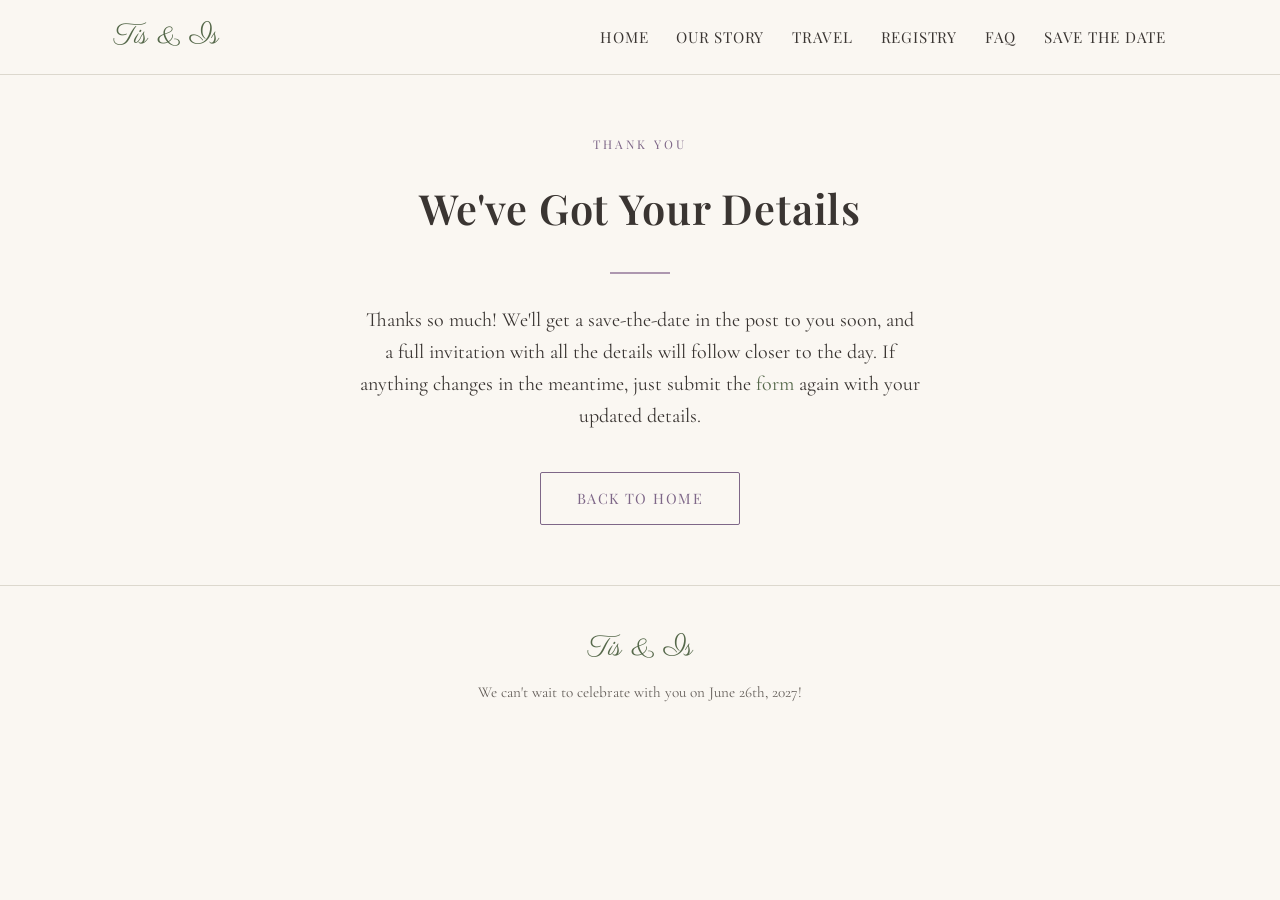
<file: save-the-date-success.html>
<!DOCTYPE html>
<html lang="en">
<head>
  <meta charset="UTF-8">
  <meta name="viewport" content="width=device-width, initial-scale=1.0">
  <title>Thank You | Tiryon &amp; Isobel</title>
  <link rel="preconnect" href="https://fonts.googleapis.com">
  <link href="https://fonts.googleapis.com/css2?family=Parisienne&family=Playfair+Display:wght@500;600;700&family=Cormorant+Garamond:wght@400;500;600&display=swap" rel="stylesheet">
  <link rel="stylesheet" href="css/style.css">
  <link rel="icon" type="image/svg+xml" href="favicon.svg">
</head>
<body>

  <header class="site-header">
    <div class="container">
      <a href="index.html" class="site-title">Tis &amp; Is</a>
      <button class="nav-toggle" aria-label="Open navigation" aria-expanded="false" aria-controls="site-navigation">
        <span class="nav-toggle-icon" aria-hidden="true"></span>
      </button>
      <nav class="main-nav" id="site-navigation">
        <ul>
          <li><a href="index.html">Home</a></li>
          <li><a href="our-story.html">Our Story</a></li>
          <li class="has-submenu">
            <a href="travel.html">Travel</a>
            <ul class="submenu">
              <li><a href="carpool.html">Carpool</a></li>
            </ul>
          </li>
          <li><a href="registry.html">Registry</a></li>
          <li><a href="faq.html">FAQ</a></li>
          <li><a href="save-the-date.html">Save the Date</a></li>
        </ul>
      </nav>
    </div>
  </header>

  <section class="form-success">
    <div class="container">
      <span class="eyebrow">Thank You</span>
      <h1>We've Got Your Details</h1>
      <hr class="divider">
      <p style="max-width: 560px; margin: 0.5em auto 2em;">
        Thanks so much! We'll get a save-the-date in the post to you soon, and
        a full invitation with all the details will follow closer to the day.
        If anything changes in the meantime, just submit the
        <a href="save-the-date.html">form</a> again with your updated details.
      </p>
      <a href="index.html" class="btn">Back to Home</a>
    </div>
  </section>

  <footer class="site-footer">
    <span class="site-title">Tis &amp; Is</span>
    <p>We can't wait to celebrate with you on June 26th, 2027!</p>
  </footer>

  <script src="js/main.js"></script>
</body>
</html>
</file>
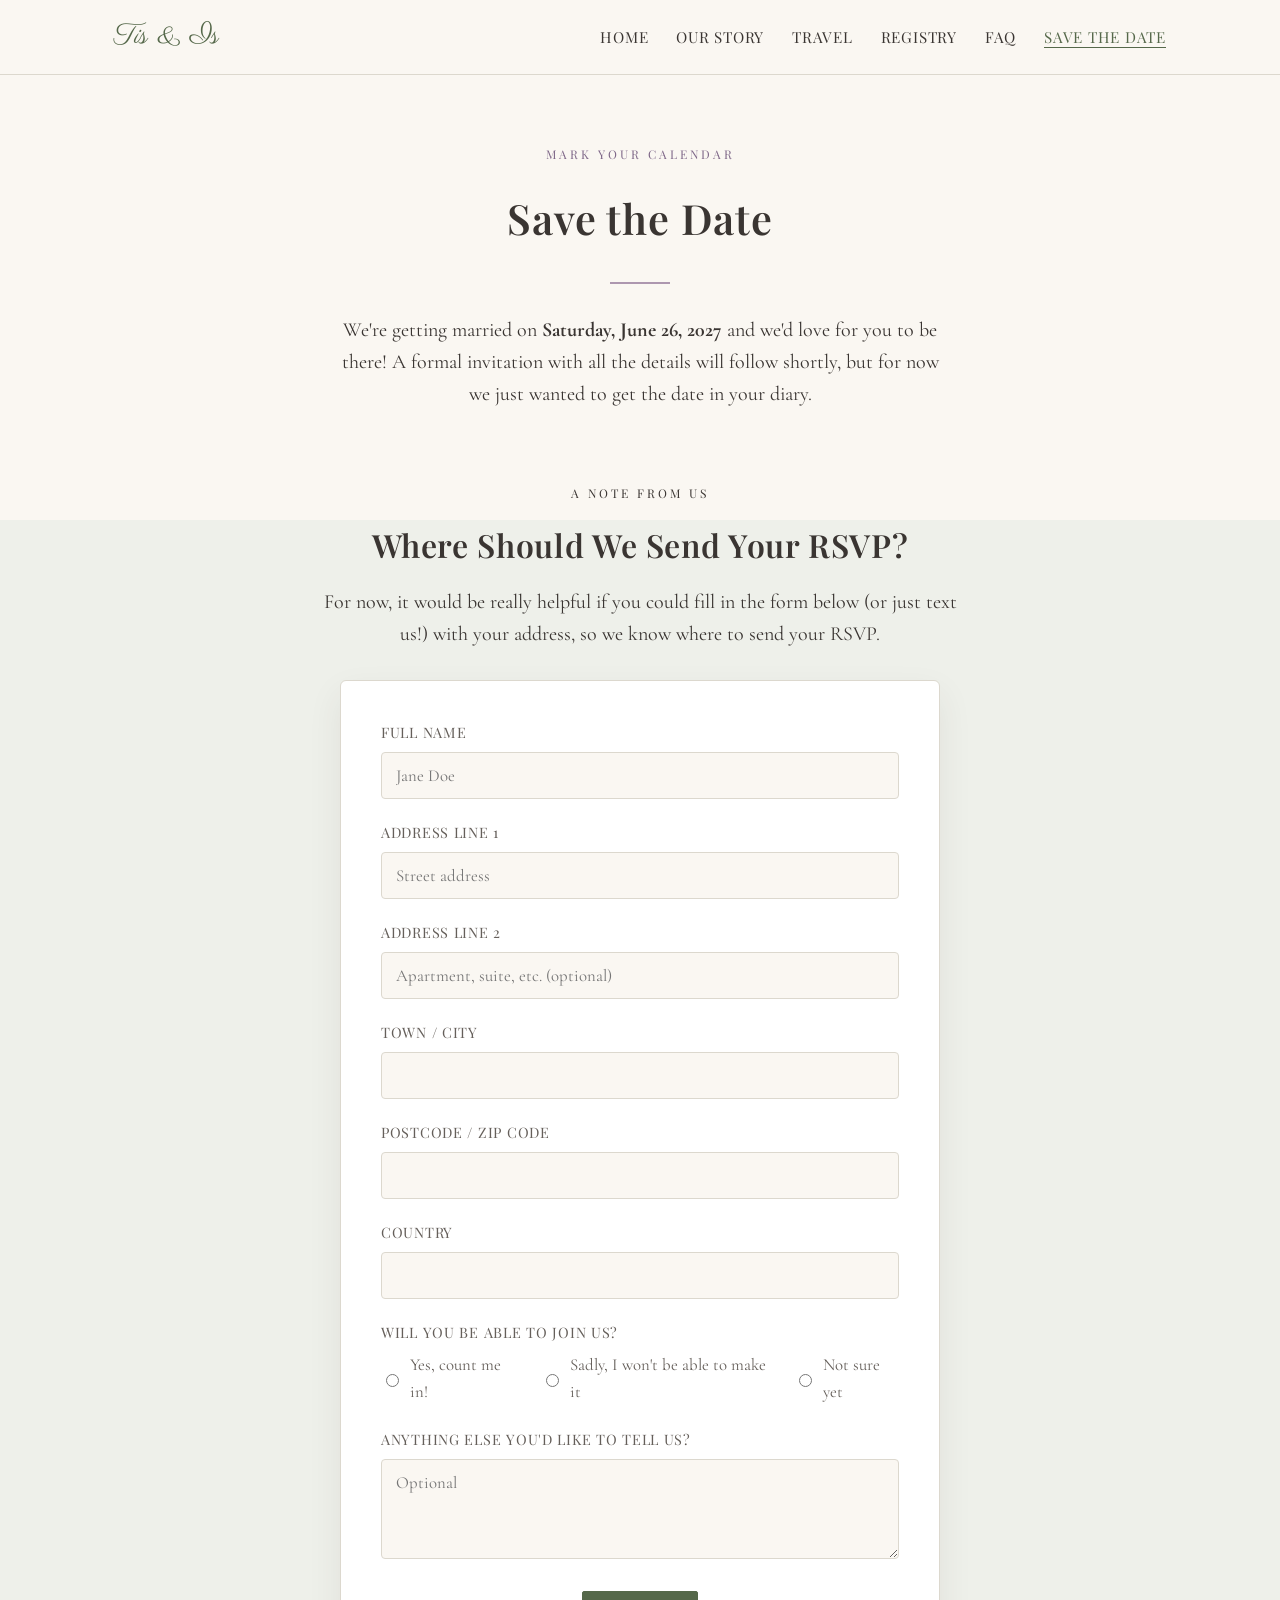
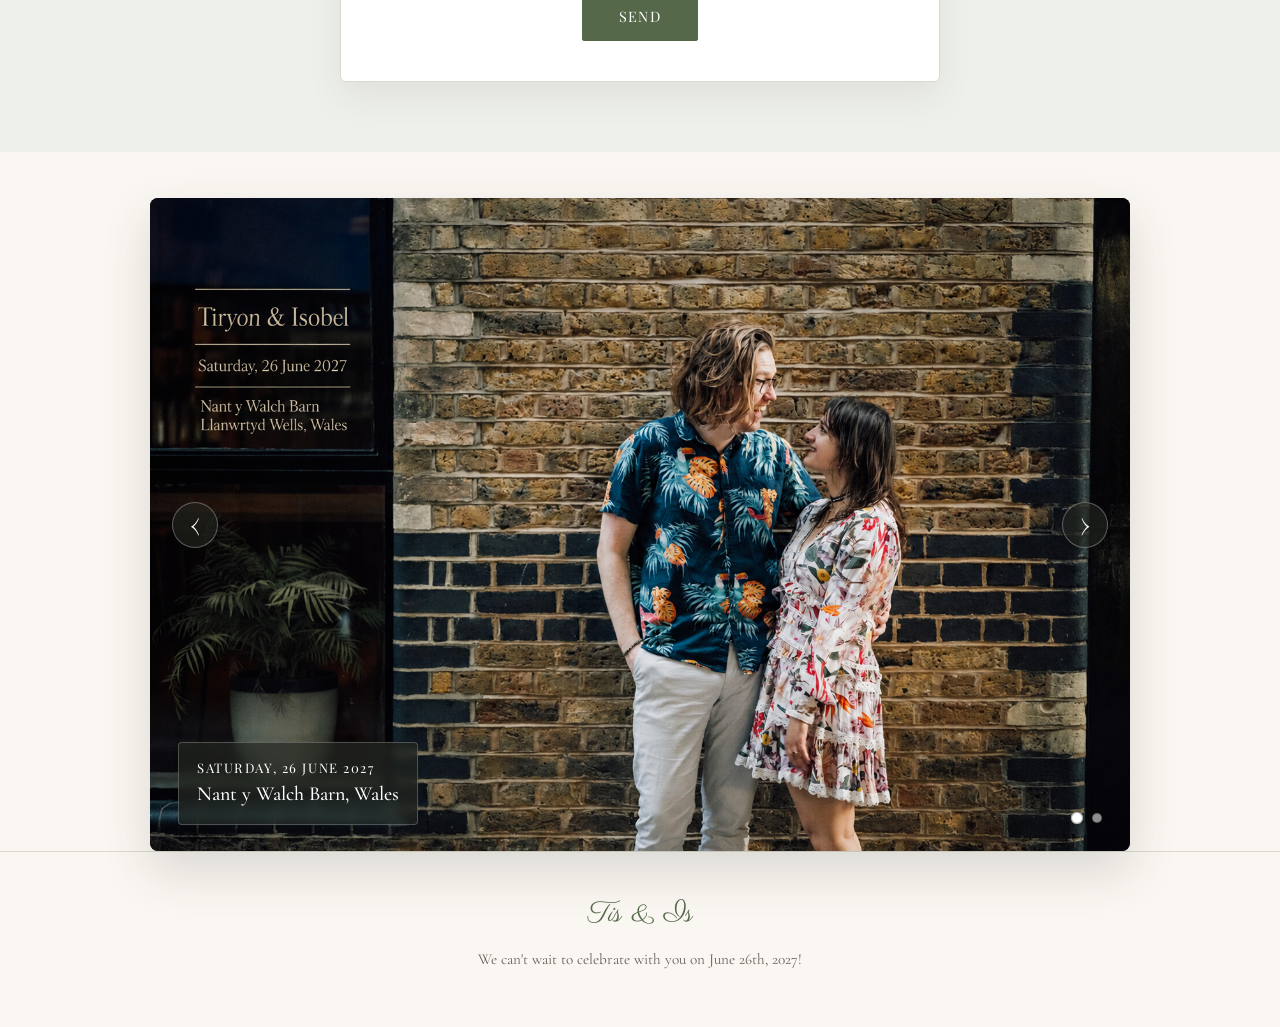
<file: save-the-date.html>
<!DOCTYPE html>
<html lang="en">
<head>
  <meta charset="UTF-8">
  <meta name="viewport" content="width=device-width, initial-scale=1.0">
  <title>Save the Date | Tiryon &amp; Isobel</title>
  <link rel="preconnect" href="https://fonts.googleapis.com">
  <link href="https://fonts.googleapis.com/css2?family=Parisienne&family=Playfair+Display:wght@500;600;700&family=Cormorant+Garamond:wght@400;500;600&display=swap" rel="stylesheet">
  <link rel="stylesheet" href="css/style.css">
  <link rel="icon" type="image/svg+xml" href="favicon.svg">
</head>
<body>

  <header class="site-header">
    <div class="container">
      <a href="index.html" class="site-title">Tis &amp; Is</a>
      <button class="nav-toggle" aria-label="Open navigation" aria-expanded="false" aria-controls="site-navigation">
        <span class="nav-toggle-icon" aria-hidden="true"></span>
      </button>
      <nav class="main-nav" id="site-navigation">
        <ul>
          <li><a href="index.html">Home</a></li>
          <li><a href="our-story.html">Our Story</a></li>
          <li class="has-submenu">
            <a href="travel.html">Travel</a>
            <ul class="submenu">
              <li><a href="carpool.html">Carpool</a></li>
            </ul>
          </li>
          <li><a href="registry.html">Registry</a></li>
          <li><a href="faq.html">FAQ</a></li>
          <li><a href="save-the-date.html" class="active">Save the Date</a></li>
        </ul>
      </nav>
    </div>
  </header>

  <section class="section text-center" style="padding-bottom: 0;">
    <div class="container">
      <span class="eyebrow">Mark Your Calendar</span>
      <h1>Save the Date</h1>
      <hr class="divider">
      <p style="max-width: 600px; margin: 0.5em auto 1em;">
        We're getting married on <strong>Saturday, June 26, 2027</strong> and
        we'd love for you to be there! A formal invitation with all the
        details will follow shortly, but for now we just wanted to get the
        date in your diary.
      </p>
    </div>
  </section>

  <section class="section save-date-form-section">
    <div class="container">
      <div class="save-date-form-intro text-center">
        <span class="eyebrow">A note from us</span>
        <h2>Where Should We Send Your RSVP?</h2>
        <p>
          For now, it would be really helpful if you could fill in the form
          below (or just text us!) with your address, so we know where to
          send your RSVP.
        </p>
      </div>

      <!--
        NETLIFY FORMS SETUP -- see rsvp.html for full notes on how this works.
        action="/save-the-date-success.html" sends guests to a thank-you page after submitting.
      -->
      <form
        name="save-the-date"
        method="POST"
        action="/save-the-date-success.html"
        data-netlify="true"
        netlify-honeypot="bot-field"
        class="rsvp-form"
      >
        <input type="hidden" name="form-name" value="save-the-date">
        <p class="hidden-field">
          <label>Don't fill this out if you're human: <input name="bot-field"></label>
        </p>

        <div class="form-group">
          <label for="std_name">Full Name</label>
          <input type="text" id="std_name" name="name" placeholder="Jane Doe" required>
        </div>

        <div class="form-group">
          <label for="std_address1">Address Line 1</label>
          <input type="text" id="std_address1" name="address_line_1" placeholder="Street address" required>
        </div>

        <div class="form-group">
          <label for="std_address2">Address Line 2</label>
          <input type="text" id="std_address2" name="address_line_2" placeholder="Apartment, suite, etc. (optional)">
        </div>

        <div class="form-group">
          <label for="std_city">Town / City</label>
          <input type="text" id="std_city" name="city" required>
        </div>

        <div class="form-group">
          <label for="std_postcode">Postcode / Zip Code</label>
          <input type="text" id="std_postcode" name="postcode" required>
        </div>

        <div class="form-group">
          <label for="std_country">Country</label>
          <input type="text" id="std_country" name="country" required>
        </div>

        <div class="form-group">
          <label>Will you be able to join us?</label>
          <div class="radio-group">
            <label><input type="radio" name="likely_attending" value="yes" required> Yes, count me in!</label>
            <label><input type="radio" name="likely_attending" value="no"> Sadly, I won't be able to make it</label>
            <label><input type="radio" name="likely_attending" value="unsure"> Not sure yet</label>
          </div>
        </div>

        <div class="form-group">
          <label for="std_message">Anything else you'd like to tell us?</label>
          <textarea id="std_message" name="message" placeholder="Optional"></textarea>
        </div>

        <div class="text-center">
          <button type="submit" class="btn btn-primary">Send</button>
        </div>
      </form>
    </div>
  </section>

  <section class="section save-date-gallery-section">
    <div class="container">
      <div class="save-date-gallery" data-save-date-gallery aria-label="Save the Date photographs">
        <div class="save-date-slides">
          <figure class="save-date-slide is-active" data-save-date-slide aria-hidden="false">
            <img src="Images/London/WeddingInfo.png" alt="Tiryon and Isobel beside a sign showing their wedding date and venue">
          </figure>
          <figure class="save-date-slide" data-save-date-slide aria-hidden="true">
            <img src="Images/London/LongshotBetweenVents.jpg" alt="Tiryon and Isobel together between two colourful architectural columns" loading="lazy">
          </figure>

          <div class="save-date-gallery-caption">
            <span>Saturday, 26 June 2027</span>
            <strong>Nant y Walch Barn, Wales</strong>
          </div>

          <button type="button" class="save-date-gallery-arrow save-date-gallery-prev" data-gallery-prev aria-label="Previous photograph">&#8249;</button>
          <button type="button" class="save-date-gallery-arrow save-date-gallery-next" data-gallery-next aria-label="Next photograph">&#8250;</button>

          <div class="save-date-gallery-dots" role="group" aria-label="Choose a photograph">
            <button type="button" class="save-date-gallery-dot is-active" data-gallery-dot aria-label="Show photograph 1" aria-current="true"></button>
            <button type="button" class="save-date-gallery-dot" data-gallery-dot aria-label="Show photograph 2"></button>
          </div>
        </div>
      </div>
    </div>
  </section>

  <footer class="site-footer">
    <span class="site-title">Tis &amp; Is</span>
    <p>We can't wait to celebrate with you on June 26th, 2027!</p>
  </footer>

  <script src="js/main.js"></script>
</body>
</html>
</file>
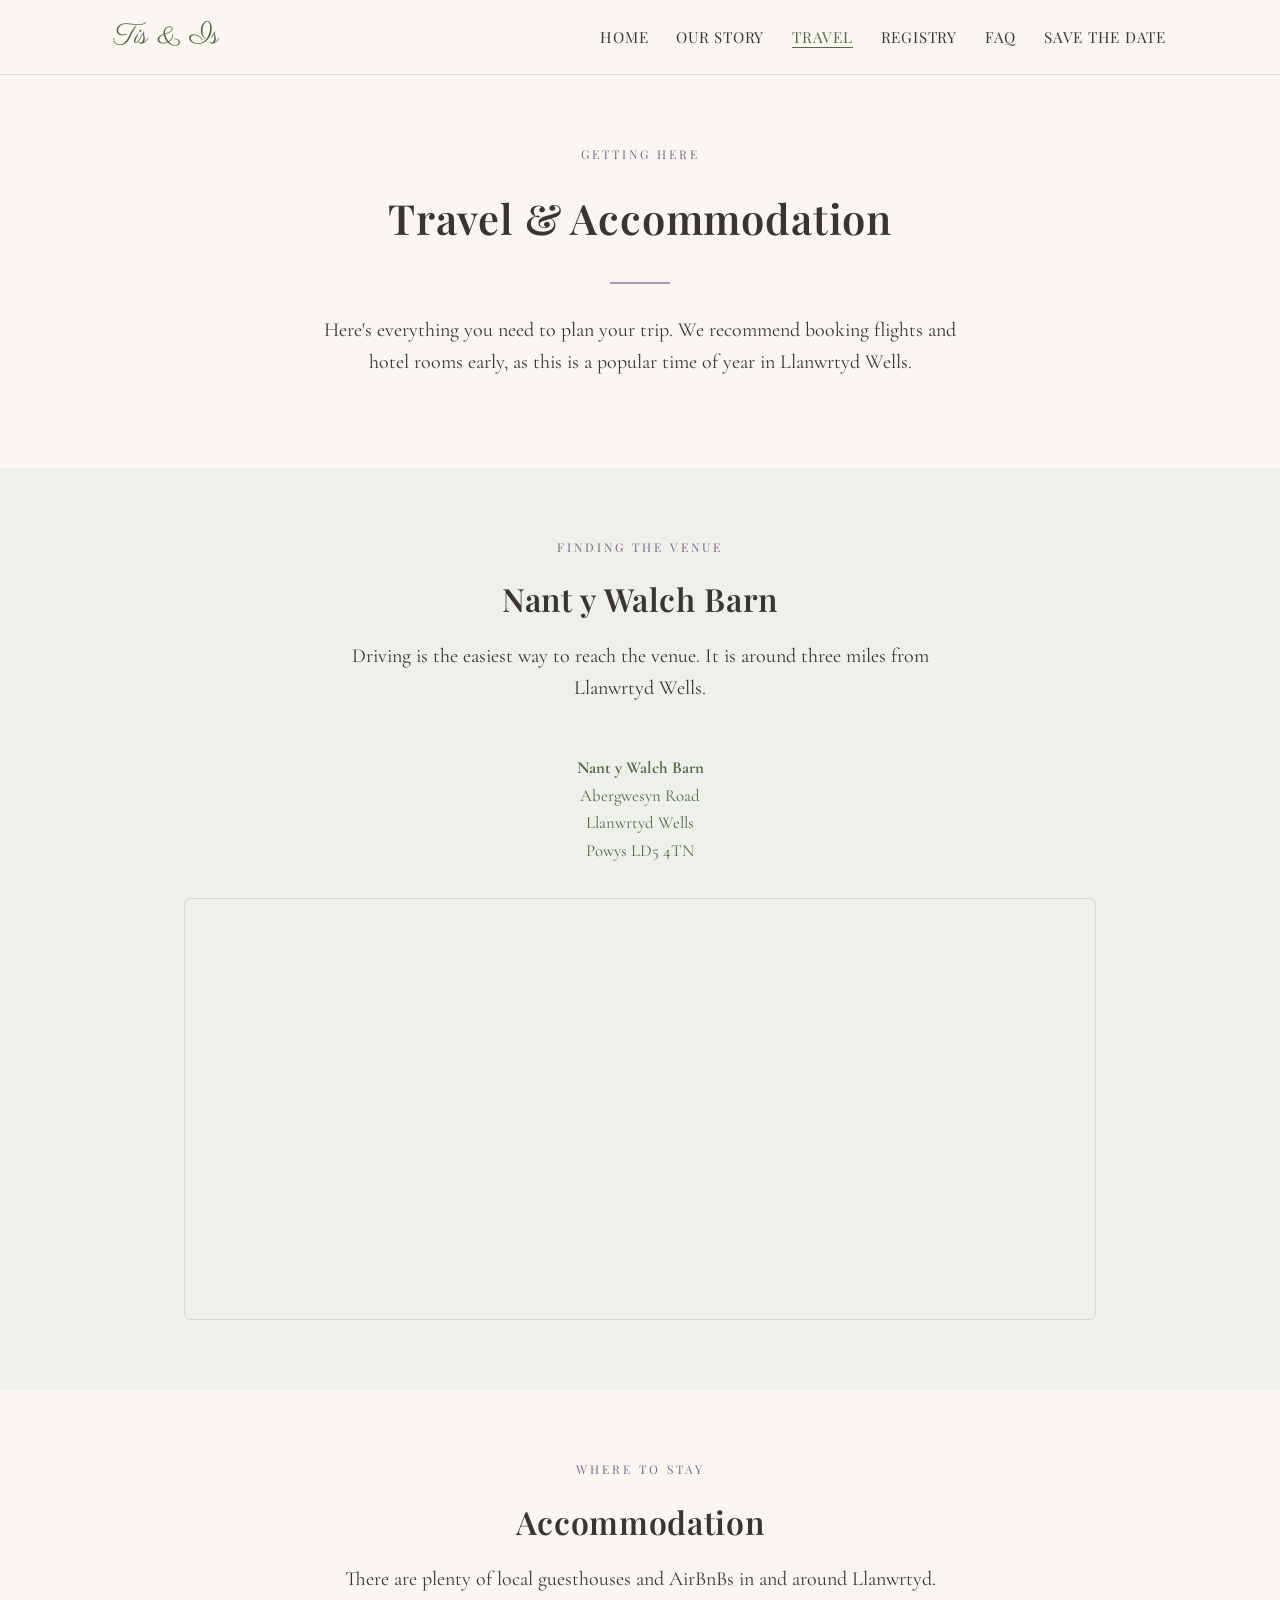
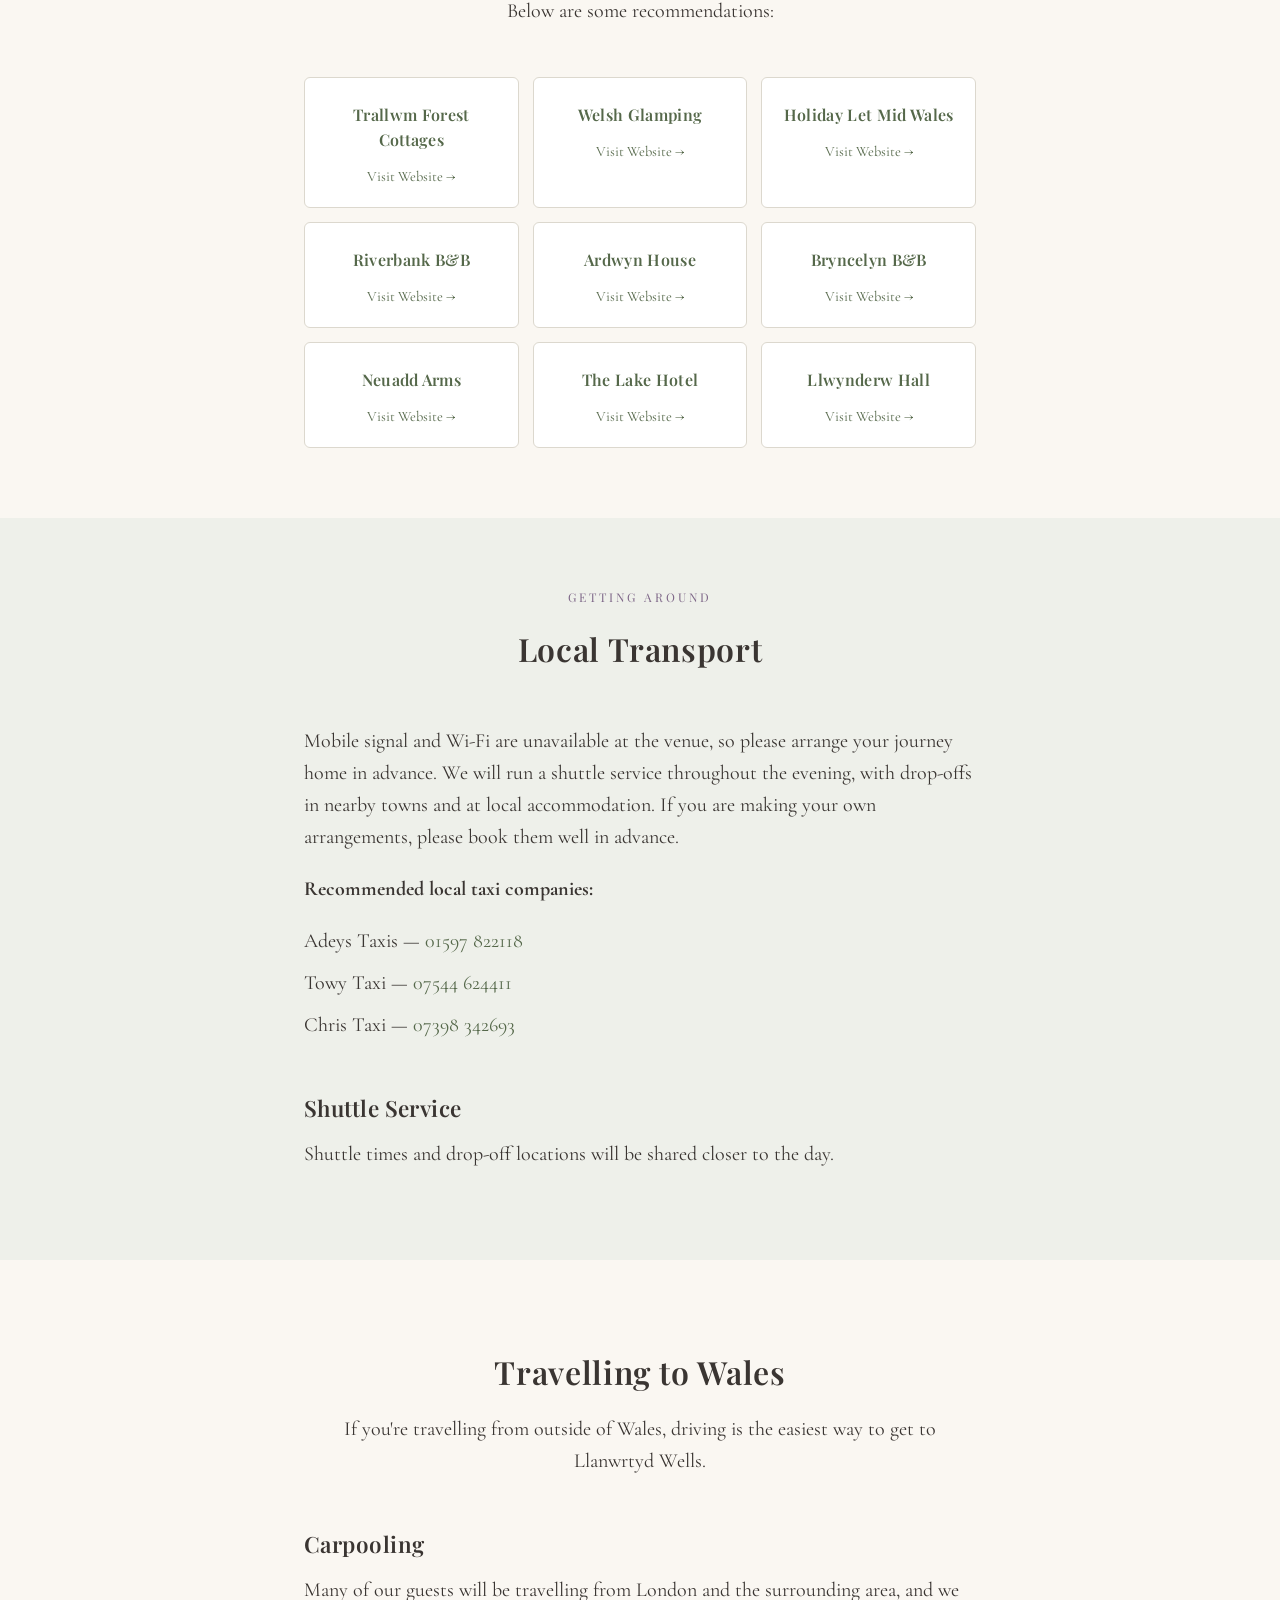
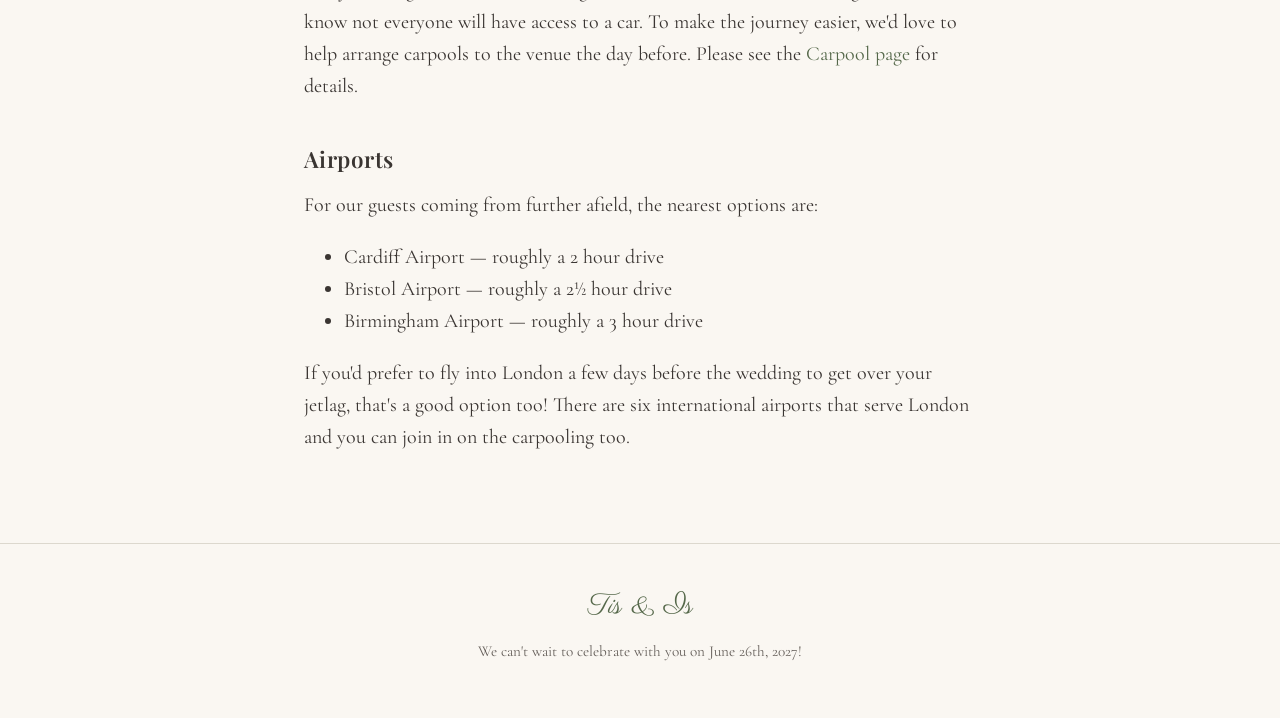
<file: travel.html>
<!DOCTYPE html>
<html lang="en">
<head>
  <meta charset="UTF-8">
  <meta name="viewport" content="width=device-width, initial-scale=1.0">
  <title>Travel &amp; Accommodation | Tiryon &amp; Isobel</title>
  <link rel="preconnect" href="https://fonts.googleapis.com">
  <link href="https://fonts.googleapis.com/css2?family=Parisienne&family=Playfair+Display:wght@500;600;700&family=Cormorant+Garamond:wght@400;500;600&display=swap" rel="stylesheet">
  <link rel="stylesheet" href="css/style.css">
  <link rel="icon" type="image/svg+xml" href="favicon.svg">
</head>
<body>

  <header class="site-header">
    <div class="container">
      <a href="index.html" class="site-title">Tis &amp; Is</a>
      <button class="nav-toggle" aria-label="Open navigation" aria-expanded="false" aria-controls="site-navigation">
        <span class="nav-toggle-icon" aria-hidden="true"></span>
      </button>
      <nav class="main-nav" id="site-navigation">
        <ul>
          <li><a href="index.html">Home</a></li>
          <li><a href="our-story.html">Our Story</a></li>
          <li class="has-submenu">
            <a href="travel.html" class="active">Travel</a>
            <ul class="submenu">
              <li><a href="carpool.html">Carpool</a></li>
            </ul>
          </li>
          <li><a href="registry.html">Registry</a></li>
          <li><a href="faq.html">FAQ</a></li>
          <li><a href="save-the-date.html">Save the Date</a></li>
        </ul>
      </nav>
    </div>
  </header>

  <section class="section text-center">
    <div class="container">
      <span class="eyebrow">Getting Here</span>
      <h1>Travel &amp; Accommodation</h1>
      <hr class="divider">
      <p style="max-width: 640px; margin: 0.5em auto 1em;">
        Here's everything you need to plan your trip. We recommend booking
        flights and hotel rooms early, as this is a popular time of year in Llanwrtyd Wells.
      </p>
    </div>
  </section>

  <section class="section section-alt">
    <div class="container" style="max-width: 960px;">
      <div class="section-header">
        <span class="eyebrow">Finding the Venue</span>
        <h2>Nant y Walch Barn</h2>
        <p>Driving is the easiest way to reach the venue. It is around three miles from Llanwrtyd Wells.</p>
      </div>

      <address class="venue-address text-center">
        <a href="https://share.google/QnurDPIF2PPvrLOTd" target="_blank" rel="noopener">
          <strong>Nant y Walch Barn</strong><br>
          Abergwesyn Road<br>
          Llanwrtyd Wells<br>
          Powys LD5 4TN
        </a>
      </address>

      <div class="map-embed">
        <iframe
          title="Map showing Nant y Walch Barn"
          src="https://www.google.com/maps?q=Nant%20y%20Walch%20Barn%2C%20Abergwesyn%20Road%2C%20Llanwrtyd%20Wells%2C%20Powys%20LD5%204TN&amp;output=embed"
          loading="lazy"
          referrerpolicy="strict-origin-when-cross-origin"
          allowfullscreen>
        </iframe>
      </div>
    </div>
  </section>

  <section class="section">
    <div class="container" style="max-width: 720px;">
      <div class="section-header">
        <span class="eyebrow">Where to Stay</span>
        <h2>Accommodation</h2>
        <p>There are plenty of local guesthouses and AirBnBs in and around Llanwrtyd. Below are some recommendations:</p>
      </div>
      <div class="card-grid compact">
        <div class="card">
          <h3>Trallwm Forest Cottages</h3>
          <a href="https://www.forestcottages.co.uk/" target="_blank" rel="noopener">Visit Website &rarr;</a>
        </div>
        <div class="card">
          <h3>Welsh Glamping</h3>
          <a href="https://www.welshglamping.com/" target="_blank" rel="noopener">Visit Website &rarr;</a>
        </div>
        <div class="card">
          <h3>Holiday Let Mid Wales</h3>
          <a href="https://holidayletmidwales.co.uk/" target="_blank" rel="noopener">Visit Website &rarr;</a>
        </div>
        <div class="card">
          <h3>Riverbank B&amp;B</h3>
          <a href="https://www.riverbankbedandbreakfast.com/" target="_blank" rel="noopener">Visit Website &rarr;</a>
        </div>
        <div class="card">
          <h3>Ardwyn House</h3>
          <a href="https://www.ardwynhouse.co.uk/" target="_blank" rel="noopener">Visit Website &rarr;</a>
        </div>
        <div class="card">
          <h3>Bryncelyn B&amp;B</h3>
          <a href="https://bryncelyn-guesthouse.co.uk/" target="_blank" rel="noopener">Visit Website &rarr;</a>
        </div>
        <div class="card">
          <h3>Neuadd Arms</h3>
          <a href="https://www.neuaddarmshotel.co.uk/" target="_blank" rel="noopener">Visit Website &rarr;</a>
        </div>
        <div class="card">
          <h3>The Lake Hotel</h3>
          <a href="https://lakecountryhouse.co.uk/" target="_blank" rel="noopener">Visit Website &rarr;</a>
        </div>
        <div class="card">
          <h3>Llwynderw Hall</h3>
          <a href="https://www.llwynderwhall.co.uk/" target="_blank" rel="noopener">Visit Website &rarr;</a>
        </div>
      </div>
    </div>
  </section>

  <section class="section section-alt">
    <div class="container" style="max-width: 720px;">
      <div class="section-header">
        <span class="eyebrow">Getting Around</span>
        <h2>Local Transport</h2>
      </div>
      <div style="margin-bottom: 2.5em;">
        <p>
          Mobile signal and Wi-Fi are unavailable at the venue, so please arrange
          your journey home in advance. We will run a shuttle service throughout
          the evening, with drop-offs in nearby towns and at local accommodation.
          If you are making your own arrangements, please book them well in advance.
        </p>
        <p><strong>Recommended local taxi companies:</strong></p>
        <ul style="list-style: none; padding: 0;">
          <li style="margin-bottom: 0.5em;">Adeys Taxis &mdash; <a href="tel:01597822118">01597 822118</a></li>
          <li style="margin-bottom: 0.5em;">Towy Taxi &mdash; <a href="tel:07544624411">07544 624411</a></li>
          <li>Chris Taxi &mdash; <a href="tel:07398342693">07398 342693</a></li>
        </ul>
      </div>
      <div>
        <h3>Shuttle Service</h3>
        <p>Shuttle times and drop-off locations will be shared closer to the day.</p>
      </div>
    </div>
  </section>

  <section class="section">
    <div class="container" style="max-width: 720px;">
      <div class="section-header">
        <h2>Travelling to Wales</h2>
        <p>If you're travelling from outside of Wales, driving is the easiest way to get to Llanwrtyd Wells.</p>
      </div>

      <div style="margin-bottom: 2em;">
        <h3>Carpooling</h3>
        <p>
          Many of our guests will be travelling from London and the surrounding area,
          and we know not everyone will have access to a car. To make the journey
          easier, we'd love to help arrange carpools to the venue the day before.
          Please see the <a href="carpool.html">Carpool page</a> for details.
        </p>
      </div>

      <div>
        <h3>Airports</h3>
        <p>For our guests coming from further afield, the nearest options are:</p>
        <ul>
          <li>Cardiff Airport &mdash; roughly a 2 hour drive</li>
          <li>Bristol Airport &mdash; roughly a 2&frac12; hour drive</li>
          <li>Birmingham Airport &mdash; roughly a 3 hour drive</li>
        </ul>
        <p>
          If you'd prefer to fly into London a few days before the wedding to get
          over your jetlag, that's a good option too! There are six international
          airports that serve London and you can join in on the carpooling too.
        </p>
      </div>
    </div>
  </section>

  <footer class="site-footer">
    <span class="site-title">Tis &amp; Is</span>
    <p>We can't wait to celebrate with you on June 26th, 2027!</p>
  </footer>

  <script src="js/main.js"></script>
</body>
</html>
</file>
<file: css/style.css>
/* ============================================
   Wedding Website — Shared Styles
   Palette: ivory / charcoal / sage / lilac / gold
   ============================================ */

:root {
  /* Neutrals — anchor everything, mostly unchanged */
  --color-bg: #faf7f2;          /* ivory */
  --color-bg-alt: #eef0ea;      /* whisper of sage */
  --color-text: #3a3532;        /* charcoal */
  --color-text-soft: #655f5a;

  /* Accent = sage (your green) */
  --color-accent: #7a8a6a;
  --color-accent-dark: #55684a; /* headings, buttons, links */

  /* Secondary = lilac (your purple) */
  --color-lilac: #ad97af;       /* decorative only: dividers, tints, hover */
  --color-lilac-dark: #7e6788;  /* readable version — text/eyebrows */

  --color-gold: #b08d57;        /* keep — but sparingly */
  --color-border: #dcd8ce;
  --color-white: #ffffff;

  --font-script: 'Parisienne', cursive;
  --font-heading: 'Playfair Display', serif;
  --font-body: 'Cormorant Garamond', serif;

  --max-width: 1100px;
}

* {
  box-sizing: border-box;
}

html {
  scroll-behavior: smooth;
}

body {
  margin: 0;
  font-family: var(--font-body);
  font-size: 20px;
  line-height: 1.6;
  color: var(--color-text);
  background: var(--color-bg);
}

h1, h2, h3, h4 {
  font-family: var(--font-heading);
  font-weight: 600;
  letter-spacing: 0.02em;
  margin: 0.5em 0;
  color: var(--color-text);
}

h1 { font-size: 2.6rem; }
h2 { font-size: 2rem; }
h3 { font-size: 1.4rem; }

p {
  margin: 0.5em 0 1em;
}

a {
  color: var(--color-accent-dark);
  text-decoration: none;
}

a:hover {
  text-decoration: underline;
}

img {
  max-width: 100%;
  display: block;
}

.container {
  max-width: var(--max-width);
  margin: 0 auto;
  padding: 0 24px;
}

.eyebrow {
  font-family: var(--font-heading);
  text-transform: uppercase;
  letter-spacing: 0.25em;
  font-size: 0.75rem;
  color: var(--color-lilac-dark);
  margin-bottom: 0.75em;
  display: block;
}

.divider {
  width: 60px;
  height: 2px;
  background: var(--color-lilac);
  margin: 1.5em auto;
  border: none;
}

/* ---------- Header / Nav ---------- */

.site-header {
  position: sticky;
  top: 0;
  z-index: 100;
  background: rgba(250, 247, 242, 0.95);
  backdrop-filter: blur(6px);
  border-bottom: 1px solid var(--color-border);
}

.site-header .container {
  display: flex;
  align-items: center;
  justify-content: space-between;
  padding-top: 14px;
  padding-bottom: 14px;
}

.site-title {
  font-family: var(--font-script);
  font-size: 1.8rem;
  color: var(--color-accent-dark);
}

.nav-toggle {
  display: none;
  align-items: center;
  justify-content: center;
  width: 44px;
  height: 44px;
  padding: 0;
  background: transparent;
  border: 1px solid transparent;
  border-radius: 50%;
  cursor: pointer;
  color: var(--color-text);
  transition: background 0.25s ease, border-color 0.25s ease;
}

.nav-toggle:hover,
.nav-toggle:focus-visible,
.nav-toggle.open {
  background: var(--color-bg-alt);
  border-color: var(--color-border);
}

.nav-toggle-icon,
.nav-toggle-icon::before,
.nav-toggle-icon::after {
  display: block;
  width: 22px;
  height: 2px;
  background: currentColor;
  border-radius: 2px;
  transition: transform 0.25s ease, opacity 0.2s ease, background 0.25s ease;
}

.nav-toggle-icon {
  position: relative;
}

.nav-toggle-icon::before,
.nav-toggle-icon::after {
  content: '';
  position: absolute;
  left: 0;
}

.nav-toggle-icon::before {
  transform: translateY(-7px);
}

.nav-toggle-icon::after {
  transform: translateY(7px);
}

.nav-toggle.open .nav-toggle-icon {
  background: transparent;
}

.nav-toggle.open .nav-toggle-icon::before {
  transform: rotate(45deg);
}

.nav-toggle.open .nav-toggle-icon::after {
  transform: rotate(-45deg);
}

.main-nav ul {
  list-style: none;
  display: flex;
  gap: 28px;
  margin: 0;
  padding: 0;
}

.main-nav a {
  font-family: var(--font-heading);
  font-size: 0.95rem;
  letter-spacing: 0.05em;
  color: var(--color-text);
  text-transform: uppercase;
}

.main-nav a.active,
.main-nav a:hover {
  color: var(--color-accent-dark);
  text-decoration: none;
  border-bottom: 1px solid var(--color-accent-dark);
}

.main-nav .has-submenu {
  position: relative;
}

.main-nav .submenu {
  list-style: none;
  margin: 0;
  padding: 0;
  position: absolute;
  top: 100%;
  left: 0;
  min-width: 160px;
  background: var(--color-white);
  border: 1px solid var(--color-border);
  border-radius: 4px;
  box-shadow: 0 4px 12px rgba(0, 0, 0, 0.08);
  opacity: 0;
  visibility: hidden;
  transform: translateY(4px);
  transition: opacity 0.15s ease, transform 0.15s ease;
  z-index: 50;
}

.main-nav .has-submenu:hover .submenu,
.main-nav .has-submenu:focus-within .submenu {
  opacity: 1;
  visibility: visible;
  transform: translateY(0);
}

.main-nav .submenu a {
  display: block;
  padding: 10px 16px;
  white-space: nowrap;
  border-bottom: none;
}

.main-nav .submenu a:hover,
.main-nav .submenu a.active {
  background: var(--color-bg-alt);
  border-bottom: none;
}

@media (max-width: 1020px) {
  .nav-toggle {
    display: flex;
  }

  .main-nav {
    display: none;
    width: 100%;
  }

  .main-nav.open {
    display: block;
  }

  .site-header .container {
    flex-wrap: wrap;
  }

  .main-nav ul {
    flex-direction: column;
    gap: 0;
    padding-bottom: 12px;
  }

  .main-nav li {
    border-top: 1px solid var(--color-border);
  }

  .main-nav a {
    display: block;
    padding: 12px 0;
  }

  .main-nav .submenu {
    position: static;
    opacity: 1;
    visibility: visible;
    transform: none;
    border: none;
    box-shadow: none;
    background: transparent;
    padding-left: 20px;
  }

  .main-nav .submenu a {
    padding: 10px 0;
    font-size: 0.85rem;
  }
}

/* ---------- Hero ---------- */

.hero {
  text-align: center;
  padding: 90px 24px 70px;
  background: linear-gradient(var(--color-bg), var(--color-bg-alt));
}

.hero .site-title-large {
  font-family: var(--font-script);
  font-size: 4.2rem;
  color: var(--color-accent-dark);
  line-height: 1.2;
  margin-bottom: 0.2em;
}

.hero .ampersand {
  font-size: 2.2rem;
  color: var(--color-gold);
  display: block;
  margin: 0.1em 0;
}

.hero .date {
  font-family: var(--font-heading);
  font-size: 1.3rem;
  letter-spacing: 0.1em;
  text-transform: uppercase;
  color: var(--color-text-soft);
  margin-top: 1em;
}

.hero .location {
  font-size: 1.1rem;
  color: var(--color-text-soft);
}

.hero .location a {
  color: inherit;
}

/* ---------- Countdown ---------- */

.countdown {
  display: flex;
  justify-content: center;
  gap: 32px;
  margin: 2.5em 0;
  flex-wrap: wrap;
}

.countdown .unit {
  text-align: center;
}

.countdown .number {
  font-family: var(--font-heading);
  font-size: 2.4rem;
  color: var(--color-accent-dark);
  display: block;
}

.countdown .label {
  text-transform: uppercase;
  font-size: 0.75rem;
  letter-spacing: 0.15em;
  color: var(--color-text-soft);
}

/* ---------- Sections ---------- */

.section {
  padding: 70px 0;
}

.section-alt {
  background: var(--color-bg-alt);
}

.editorial-photo {
  margin: 0;
}

.editorial-photo img {
  width: 100%;
  height: 100%;
  object-fit: cover;
  border-radius: 8px;
  box-shadow: 0 16px 36px rgba(58, 53, 50, 0.14);
}

.editorial-photo-wide,
.editorial-photo-banner {
  max-width: var(--max-width);
  padding: 0 24px;
  margin: 0 auto 70px;
}

.editorial-photo-wide img {
  max-height: 560px;
}

.ring-photo img {
  max-height: 430px;
}

.editorial-photo-banner {
  height: 380px;
}

.carpool-photo img {
  object-position: center 54%;
}

.story-layout {
  display: grid;
  grid-template-columns: minmax(0, 0.95fr) minmax(0, 1.05fr);
  align-items: center;
  gap: 48px;
  max-width: 1000px;
  margin: 2.5em auto 0;
  padding: 0;
}

.story-photo,
.story-photo img {
  min-height: 420px;
  height: 100%;
}

.story-photo img {
  border-radius: 8px;
  box-shadow: 0 16px 36px rgba(58, 53, 50, 0.14);
  object-position: center;
}

.story-copy {
  display: flex;
  flex-direction: column;
  justify-content: center;
  padding: 0;
}

.story-copy p:last-child {
  margin-bottom: 0;
}

.section-header {
  text-align: center;
  max-width: 640px;
  margin: 0 auto 2.5em;
}

.venue-address {
  font-family: var(--font-body);
  font-size: 1.05rem;
  font-style: normal;
  line-height: 1.65;
  margin-bottom: 2em;
}

.map-embed {
  overflow: hidden;
  border: 1px solid var(--color-border);
  border-radius: 6px;
}

.map-embed iframe {
  display: block;
  width: 100%;
  height: 420px;
  border: 0;
}

@media (max-width: 720px) {
  .hero .site-title-large {
    font-size: 3.4rem;
  }

  .story-layout {
    grid-template-columns: 1fr;
  }

  .editorial-photo-banner {
    height: 320px;
  }

  .editorial-photo-wide,
  .editorial-photo-banner {
    padding: 0 16px;
    margin-bottom: 52px;
  }

  .story-photo,
  .story-photo img {
    min-height: 300px;
    height: 300px;
  }
}

.card-grid {
  display: grid;
  grid-template-columns: repeat(auto-fit, minmax(260px, 1fr));
  gap: 28px;
}

.card {
  background: var(--color-white);
  border: 1px solid var(--color-border);
  border-radius: 6px;
  padding: 32px 28px;
  text-align: center;
}

.card h3 {
  color: var(--color-accent-dark);
}

.card-grid.compact {
  grid-template-columns: repeat(auto-fit, minmax(160px, 1fr));
  gap: 14px;
}

.card-grid.compact .card {
  padding: 16px 14px;
}

.card-grid.compact .card h3 {
  font-size: 1rem;
  margin-bottom: 0.4em;
}

.card-grid.compact .card a {
  font-size: 0.9rem;
}

.btn {
  display: inline-block;
  font-family: var(--font-heading);
  text-transform: uppercase;
  letter-spacing: 0.1em;
  font-size: 0.9rem;
  padding: 14px 36px;
  border: 1px solid var(--color-lilac-dark);
  color: var(--color-lilac-dark);
  background: transparent;
  border-radius: 2px;
  cursor: pointer;
  transition: background 0.2s ease, color 0.2s ease;
}

.btn:hover {
  background: var(--color-lilac);
  color: var(--color-white);
  text-decoration: none;
}

.btn-primary {
  background: var(--color-accent-dark);
  border-color: var(--color-accent-dark);
  color: var(--color-white);
}

.btn-primary:hover {
  background: var(--color-accent);
  border-color: var(--color-accent);
  color: var(--color-white);
}

/* ---------- Registry gift card ---------- */

.registry-container {
  max-width: 720px;
}

.registry-intro {
  max-width: 640px;
  margin: 0 auto 2.25em;
}

.gift-card {
  position: relative;
  overflow: hidden;
  padding: 54px 56px 48px;
  text-align: center;
  background:
    radial-gradient(circle at top left, rgba(173, 151, 175, 0.16), transparent 34%),
    radial-gradient(circle at bottom right, rgba(122, 138, 106, 0.16), transparent 38%),
    var(--color-white);
  border: 1px solid var(--color-border);
  border-radius: 10px;
  box-shadow: 0 18px 50px rgba(58, 53, 50, 0.11);
}

.gift-card::before,
.gift-card::after {
  content: '';
  position: absolute;
  width: 100px;
  height: 100px;
  border: 1px solid rgba(176, 141, 87, 0.34);
  border-radius: 50%;
}

.gift-card::before {
  top: -62px;
  left: -54px;
}

.gift-card::after {
  right: -54px;
  bottom: -62px;
}

.gift-card-flourish {
  display: flex;
  align-items: center;
  justify-content: center;
  gap: 14px;
  margin-bottom: 18px;
  color: var(--color-gold);
}

.gift-card-flourish span {
  width: 54px;
  height: 1px;
  background: currentColor;
  opacity: 0.65;
}

.gift-card-flourish svg {
  width: 30px;
  height: 30px;
  fill: none;
  stroke: currentColor;
  stroke-width: 1.5;
}

.gift-card .eyebrow {
  margin-bottom: 10px;
}

.gift-card h2 {
  max-width: 520px;
  margin: 0 auto 16px;
  font-size: 2rem;
}

.gift-card > p:not(.gift-card-note) {
  max-width: 520px;
  margin: 0 auto 28px;
  color: var(--color-text-soft);
}

.gift-button {
  display: inline-flex;
  align-items: center;
  justify-content: center;
  gap: 12px;
  min-width: 240px;
  padding: 15px 26px;
  color: var(--color-white);
  font-family: var(--font-heading);
  font-size: 0.92rem;
  letter-spacing: 0.12em;
  text-transform: uppercase;
  background: var(--color-accent-dark);
  border: 1px solid var(--color-accent-dark);
  border-radius: 3px;
  box-shadow: 0 7px 18px rgba(85, 104, 74, 0.18);
  transition: background 0.2s ease, border-color 0.2s ease, box-shadow 0.2s ease, transform 0.2s ease;
}

.gift-button svg {
  width: 19px;
  height: 19px;
  fill: none;
  stroke: currentColor;
  stroke-width: 1.7;
}

.gift-button:hover,
.gift-button:focus-visible {
  color: var(--color-white);
  text-decoration: none;
  background: var(--color-accent);
  border-color: var(--color-accent);
  box-shadow: 0 10px 24px rgba(85, 104, 74, 0.22);
  transform: translateY(-2px);
}

.gift-button:focus-visible {
  outline: 3px solid rgba(126, 103, 136, 0.3);
  outline-offset: 4px;
}

.gift-card-note {
  margin: 16px 0 0;
  color: var(--color-text-soft);
  font-size: 0.82rem;
  font-style: italic;
}

@media (max-width: 600px) {
  .gift-card {
    padding: 42px 22px 38px;
  }

  .gift-card h2 {
    font-size: 1.65rem;
  }

  .gift-button {
    width: 100%;
    min-width: 0;
  }
}

@media (prefers-reduced-motion: reduce) {
  .gift-button {
    transition: none;
  }
}

/* ---------- Forms (RSVP) ---------- */

.rsvp-form {
  max-width: 600px;
  margin: 0 auto;
  background: var(--color-white);
  border: 1px solid var(--color-border);
  border-radius: 6px;
  padding: 40px;
}

.form-group {
  margin-bottom: 22px;
}

.form-group label {
  display: block;
  font-family: var(--font-heading);
  font-size: 0.9rem;
  text-transform: uppercase;
  letter-spacing: 0.05em;
  margin-bottom: 8px;
  color: var(--color-text-soft);
}

.form-group input[type="text"],
.form-group input[type="email"],
.form-group input[type="number"],
.form-group input[type="tel"],
.form-group select,
.form-group textarea {
  width: 100%;
  padding: 12px 14px;
  font-family: var(--font-body);
  font-size: 1.05rem;
  border: 1px solid var(--color-border);
  border-radius: 4px;
  background: var(--color-bg);
  color: var(--color-text);
}

.form-group textarea {
  min-height: 100px;
  resize: vertical;
}

.phone-row {
  display: flex;
  gap: 10px;
}

.phone-row input[type="text"] {
  width: 90px;
  flex: 0 0 auto;
  text-align: center;
}

.phone-row input[type="tel"] {
  flex: 1;
}

.radio-group {
  display: flex;
  gap: 24px;
}

.radio-group label {
  display: flex;
  align-items: center;
  gap: 8px;
  text-transform: none;
  font-family: var(--font-body);
  font-size: 1.05rem;
  letter-spacing: normal;
  margin-bottom: 0;
}

.radio-group input {
  width: auto;
}

.form-note {
  text-align: center;
  color: var(--color-text-soft);
  font-size: 0.95rem;
  margin-top: 1em;
}

/* honeypot field - hidden from real visitors */
.hidden-field {
  position: absolute;
  left: -9999px;
  top: -9999px;
}

.form-success {
  text-align: center;
  padding: 60px 24px;
}

/* ---------- Save the Date gallery ---------- */

.save-date-gallery-section {
  padding: 46px 0 0;
}

.save-date-gallery {
  max-width: 980px;
  margin: 0 auto;
}

.save-date-slides {
  position: relative;
  aspect-ratio: 3 / 2;
  overflow: hidden;
  background: var(--color-text);
  border-radius: 8px;
  box-shadow: 0 20px 48px rgba(58, 53, 50, 0.16);
}

.save-date-slide {
  position: absolute;
  inset: 0;
  margin: 0;
  opacity: 0;
  visibility: hidden;
  transition: opacity 0.8s ease, visibility 0.8s ease;
}

.save-date-slide.is-active {
  opacity: 1;
  visibility: visible;
}

.save-date-slide img {
  width: 100%;
  height: 100%;
  object-fit: cover;
}

.save-date-gallery-caption {
  position: absolute;
  left: 28px;
  bottom: 26px;
  z-index: 2;
  display: flex;
  flex-direction: column;
  padding: 14px 18px;
  color: var(--color-white);
  background: rgba(35, 38, 31, 0.68);
  border: 1px solid rgba(255, 255, 255, 0.22);
  border-radius: 4px;
  backdrop-filter: blur(5px);
}

.save-date-gallery-caption span {
  font-family: var(--font-heading);
  font-size: 0.82rem;
  letter-spacing: 0.12em;
  text-transform: uppercase;
}

.save-date-gallery-caption strong {
  font-weight: 500;
}

.save-date-gallery-arrow {
  position: absolute;
  top: 50%;
  z-index: 3;
  width: 46px;
  height: 46px;
  padding: 0 0 5px;
  color: var(--color-white);
  font-family: var(--font-heading);
  font-size: 2rem;
  line-height: 1;
  background: rgba(35, 38, 31, 0.62);
  border: 1px solid rgba(255, 255, 255, 0.3);
  border-radius: 50%;
  cursor: pointer;
  transform: translateY(-50%);
  transition: background 0.2s ease;
}

.save-date-gallery-arrow:hover,
.save-date-gallery-arrow:focus-visible {
  background: rgba(35, 38, 31, 0.86);
}

.save-date-gallery-prev {
  left: 22px;
}

.save-date-gallery-next {
  right: 22px;
}

.save-date-gallery-dots {
  position: absolute;
  right: 28px;
  bottom: 28px;
  z-index: 3;
  display: flex;
  gap: 10px;
}

.save-date-gallery-dot {
  width: 10px;
  height: 10px;
  padding: 0;
  background: rgba(255, 255, 255, 0.55);
  border: 1px solid rgba(35, 38, 31, 0.4);
  border-radius: 50%;
  cursor: pointer;
  transition: background 0.2s ease, transform 0.2s ease;
}

.save-date-gallery-dot.is-active {
  background: var(--color-white);
  transform: scale(1.25);
}

.save-date-form-section {
  padding-top: 54px;
  background: linear-gradient(transparent 0, transparent 90px, var(--color-bg-alt) 90px);
}

.save-date-form-intro {
  max-width: 640px;
  margin: 0 auto 30px;
}

.save-date-form-intro .eyebrow {
  color: var(--color-text);
}

.save-date-form-section .rsvp-form {
  box-shadow: 0 14px 34px rgba(58, 53, 50, 0.08);
}

@media (max-width: 720px) {
  .save-date-gallery-section {
    padding-top: 36px;
  }

  .save-date-gallery-section .container {
    padding: 0 16px;
  }

  .save-date-gallery-caption {
    left: 14px;
    bottom: 14px;
    max-width: calc(100% - 90px);
    padding: 9px 11px;
  }

  .save-date-gallery-caption span {
    font-size: 0.64rem;
  }

  .save-date-gallery-caption strong {
    font-size: 0.82rem;
  }

  .save-date-gallery-arrow {
    top: 18px;
    width: 36px;
    height: 36px;
    font-size: 1.55rem;
    transform: none;
  }

  .save-date-gallery-prev {
    left: 14px;
  }

  .save-date-gallery-next {
    right: 14px;
  }

  .save-date-gallery-dots {
    right: 14px;
    bottom: 17px;
    gap: 7px;
  }

  .save-date-gallery-dot {
    width: 8px;
    height: 8px;
  }

  .save-date-form-section {
    padding-top: 46px;
    background: var(--color-bg-alt);
  }
}

@media (prefers-reduced-motion: reduce) {
  .save-date-slide {
    transition: none;
  }
}

/* ---------- FAQ ---------- */

.faq-list details {
  max-width: 720px;
  margin: 0 auto 14px;
  background: var(--color-white);
  border: 1px solid var(--color-border);
  border-radius: 6px;
  padding: 18px 24px;
}

.faq-list summary {
  font-family: var(--font-heading);
  cursor: pointer;
  font-size: 1.1rem;
  color: var(--color-text);
}

.faq-list details[open] summary {
  color: var(--color-accent-dark);
  margin-bottom: 10px;
}

/* ---------- Footer ---------- */

.site-footer {
  text-align: center;
  padding: 40px 24px;
  color: var(--color-text-soft);
  font-size: 0.95rem;
  border-top: 1px solid var(--color-border);
}

.site-footer .site-title {
  display: block;
  margin-bottom: 0.3em;
}

/* ---------- Utility ---------- */

.text-center { text-align: center; }
</file>
<file: css/home.css>
/* Home page photography and layout */

.hero {
  min-height: 690px;
  padding: 70px 24px;
  display: flex;
  align-items: center;
  background:
    linear-gradient(90deg, rgba(20, 24, 18, 0.08) 20%, rgba(20, 24, 18, 0.68) 100%),
    url('../Images/London/WideWalk.jpg') center center / cover no-repeat;
}

.hero .container {
  width: min(520px, calc(100% - 48px));
  margin-right: max(24px, calc((100vw - var(--max-width)) / 2));
  margin-left: auto;
  padding: 42px 36px;
  color: var(--color-white);
  background: rgba(35, 38, 31, 0.58);
  border: 1px solid rgba(255, 255, 255, 0.22);
  border-radius: 8px;
  box-shadow: 0 18px 45px rgba(0, 0, 0, 0.2);
  backdrop-filter: blur(6px);
}

.hero .site-title-large,
.hero .date,
.hero .location,
.hero .eyebrow,
.hero .countdown .number,
.hero .countdown .label {
  color: var(--color-white);
}

.hero .location a {
  color: inherit;
}

.welcome-grid {
  display: grid;
  grid-template-columns: minmax(0, 0.9fr) minmax(320px, 1.1fr);
  gap: 56px;
  align-items: center;
}

.welcome-copy {
  max-width: 520px;
}

.divider-left {
  margin-left: 0;
}

.editorial-photo {
  margin: 0;
}

.editorial-photo img {
  width: 100%;
  height: 100%;
  object-fit: cover;
  border-radius: 8px;
  box-shadow: 0 16px 36px rgba(58, 53, 50, 0.14);
}

.welcome-photo {
  height: 430px;
}

@media (max-width: 720px) {
  .hero {
    min-height: 620px;
    padding: 48px 0;
    background-position: 38% center;
  }

  .hero .container {
    width: calc(100% - 32px);
    margin: auto 16px;
    padding: 34px 22px;
    background: rgba(35, 38, 31, 0.7);
  }

  .hero .site-title-large {
    font-size: 3.4rem;
  }

  .welcome-grid {
    grid-template-columns: 1fr;
    gap: 32px;
  }

  .welcome-copy {
    text-align: center;
  }

  .divider-left {
    margin-left: auto;
  }

  .welcome-photo {
    height: 320px;
  }
}
</file>
